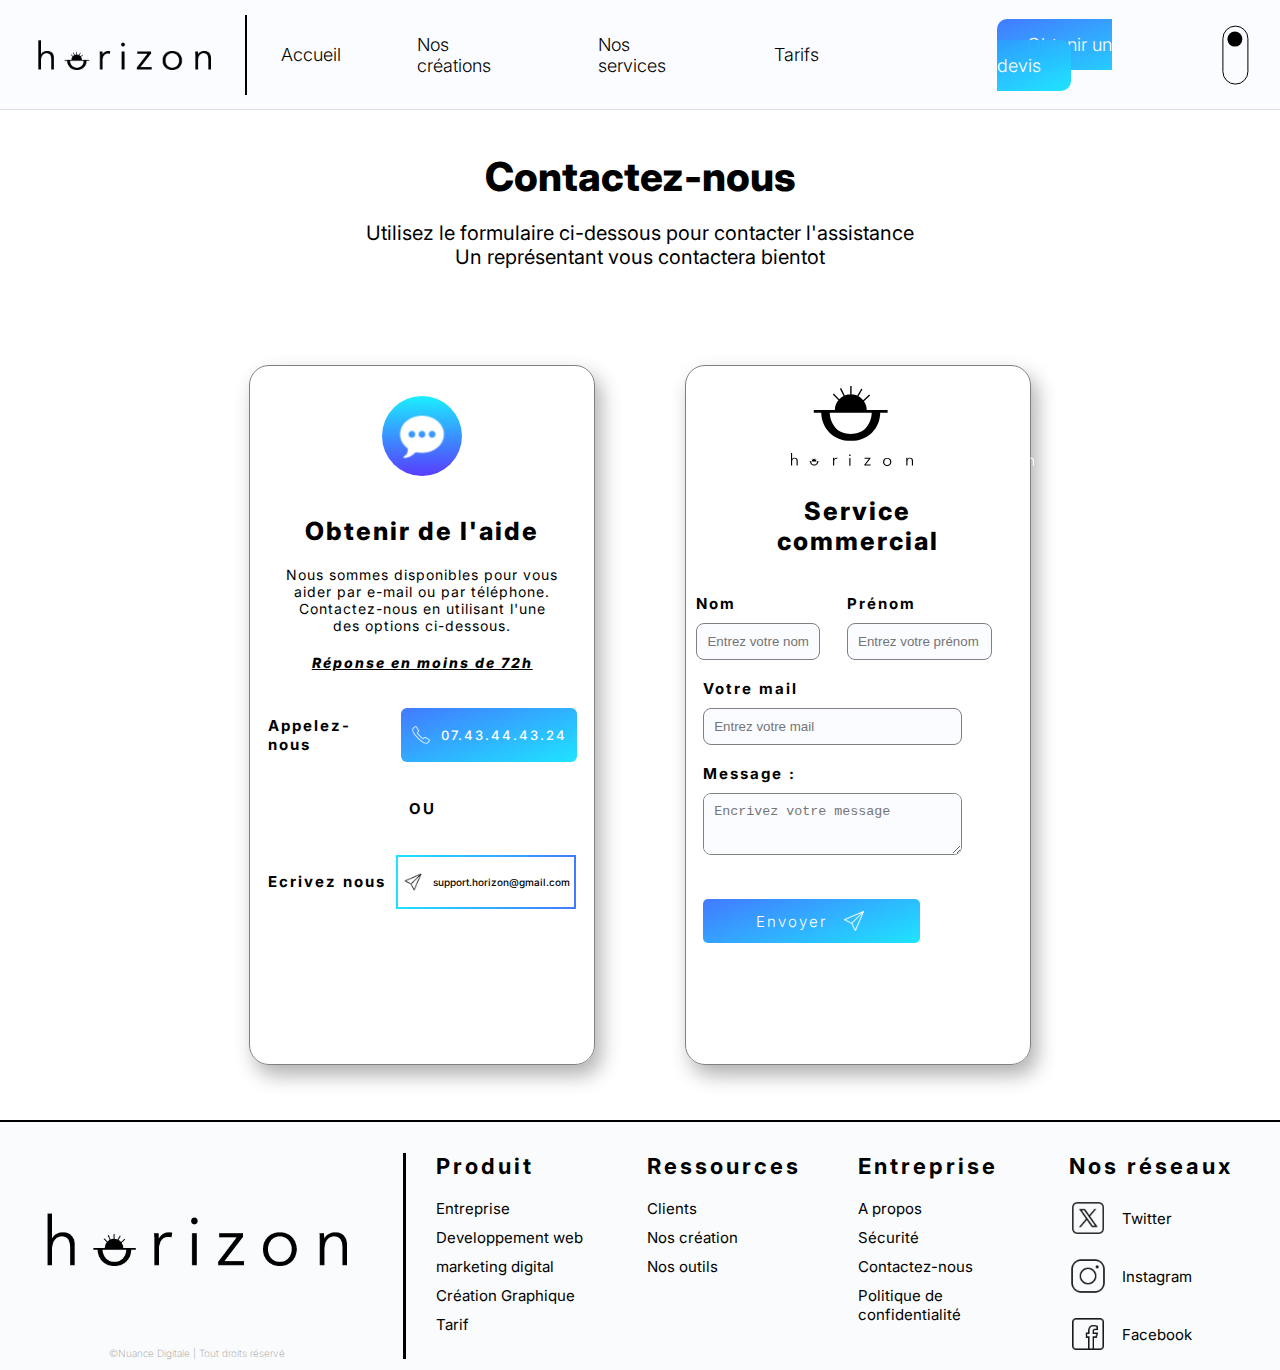
<file: contact.html>
<!DOCTYPE html>
<html lang="en">

<head>
    <meta charset="UTF-8">
    <meta name="viewport" content="width=device-width, initial-scale=1.0">
    <title>Horizon Agency - Accueil</title>
    <link rel="stylesheet" href="sass/contact.css">
    <link rel="stylesheet" href="contact-dark.css" disabled>
    <link rel="preconnect" href="https://fonts.googleapis.com">
    <link rel="preconnect" href="https://fonts.gstatic.com" crossorigin>
    <link
        href="https://fonts.googleapis.com/css2?family=Inter:wght@100;200;300;400;500;600;700;800;900&family=Oxygen:wght@300;400;700&display=swap"
        rel="stylesheet">

    <script src="js/javascript-contact.js"></script>


    <!-- Activer les CSS Media Queries -->
    <meta name="viewport" content="width=device-width, initial-scale=1.0, maximum-scale=1.0" />
</head>

<body>

    <section class="section1">
        <div class="menu-container">
            <nav class="nav-principale">
                <div class="navbar-toggle">
                    <span class="bar"></span>
                    <span class="bar"></span>
                    <span class="bar"></span>
                </div>
                <a href="index.html">
                    <img id="logo-séparation" src="asset/accueil/logo-header.webp" alt="Logo"></a>
                    <img id="logo-séparation2" src="asset/accueil/logo-dark.png" alt="Logo"></a>
                <div class="separateur"></div>
                <ul class="navbar-menu">
                    <li class="right1"><a href="index.html">Accueil</a></li>
                    <li class="right1"><a href="creation.html">Nos créations</a></li>
                    <li class="right1 dropdown"><a href="#">Nos services</a>
                    </li>
                    <li class="right1"><a href="tarif.html">Tarifs</a></li>
                    <li class="right"><a href="contact.html">Obtenir un devis</a></li>
                </ul>
                <input type="checkbox" id="contact-dark" /><label for="contact-dark">Toggle</label>
            </nav>
        </div>
    </section>

    <section class="section2">
        <h1>Contactez-nous</h1>
        <p>Utilisez le formulaire ci-dessous pour contacter l'assistance <br>Un représentant vous contactera bientot</p>
    </section>

    <section class="section3">
        <div class="global1">
            <div class="card1">
                <div class="image">
                    <img src="asset/contact/logo message.svg" alt="message">
                </div>
                <div class="titre1">
                    <h1>Obtenir de l'aide</h1>
                    <p>Nous sommes disponibles pour vous aider par e-mail ou par téléphone. Contactez-nous en utilisant
                        l'une des options ci-dessous.</p>
                    <em>
                        <h6>Réponse en moins de 72h</h6>
                    </em>
                </div>
                <div class="CTA1">
                    <div class="text">
                        <h2>Appelez-nous</h2>
                    </div>
                    <div class="button">
                        <img src="asset/contact/telephone.svg">
                        <p>07.43.44.43.24</p>
                    </div>
                </div>
                <p>OU</p>
                <div class="CTA2">
                    <div class="text2">
                        <h2>Ecrivez nous</h2>
                    </div>
                    <div class="button2">
                        <img src="asset/contact/send black.png">
                        <p>support.horizon@gmail.com</p>
                    </div>
                </div>
            </div>
            <div class="card2">
                <div class="image2">
                    <img id="logo-séparation-footer" src="asset/contact/logo.svg" alt="variante logo">
                    <img id="logo-séparation2-footer "src="asset/contact/logo-dark.svg" alt="variante logo">
                </div>
                <div class="titre2">
                    <h1>Service commercial</h1>
                </div>
                <div class="form">
                    <div class="name">
                        <div class="nom">
                            <h3>Nom</h3>
                            <input type="text" id="nom" name="nom" placeholder="Entrez votre nom" required>
                        </div>
                        <div class="prename">
                            <div class="prenom">
                                <h3>Prénom</h3>
                                <input type="text" id="prenom" name="prenom" placeholder="Entrez votre prénom" required>
                            </div>
                        </div>
                    </div>
                    <div class="mail-global">
                        <div class="mail">
                            <h3>Votre mail</h3>
                            <input type="mail" id="mail" name="mail" placeholder="Entrez votre mail" required>
                        </div>
                    </div>

                    <div class="message-global">
                        <div class="message">
                            <h3>Message : </h3>
                            <textarea type="text" id="message" name="message" placeholder="Encrivez votre message"
                                required></textarea>
                        </div>
                    </div>

                    <div class="last-button">
                        <div class="button">
                            <p>Envoyer</p>
                            <img src="asset/contact/send light.svg">
                        </div>
                    </div>

                </div>
            </div>
        </div>
    </section>

    <footer>
        <div class="footer">
            <div class="logo-footer">
                <img id="logo-séparation" src="asset/accueil/logo-header.webp">
                <img id="logo-séparation2" src="asset/accueil/logo-dark.png" alt="Logo"></a>
                <div class="copyright">
                    <p>©Nuance Digitale | Tout droits réservé</p>
                </div>
            </div>
            <div class="separateur2"></div>
            <div class="mapping">
                <div class="box">
                    <div class="titre-map">
                        <h3>Produit</h3>
                    </div>
                    <div class="sous-categorie">
                        <p>Entreprise</p>
                        <p>Developpement web</p>
                        <p>marketing digital</p>
                        <p>Création Graphique</p>
                        <p>Tarif</p>
                    </div>
                </div>
                <div class="box">
                    <div class="titre-map">
                        <h3>Ressources</h3>
                    </div>
                    <div class="sous-categorie">
                        <p>Clients</p>
                        <p>Nos création</p>
                        <p>Nos outils</p>
                    </div>
                </div>
                <div class="box">
                    <div class="titre-map">
                        <h3>Entreprise</h3>
                    </div>
                    <div class="sous-categorie">
                        <p>A propos</p>
                        <p>Sécurité</p>
                        <p>Contactez-nous</p>
                        <p>Politique de confidentialité</p>
                    </div>
                </div>
                <div class="box">
                    <div class="titre-map">
                        <h3>Nos réseaux</h3>
                    </div>
                    <div class="container">
                        <img src="asset/accueil/twitter.png">
                        <p>Twitter</p>
                    </div>
                    <div class="container">
                        <img src="asset/accueil/insta.png">
                        <p>Instagram</p>
                    </div>
                    <div class="container">
                        <img src="asset/accueil/facebook.png">
                        <p>Facebook</p>
                    </div>

                    <div class="container">
                        <div class="copyright2">
                            <p>©Nuance Digitale | Tout droits réservé</p>
                        </div>
                    </div>
                </div>
            </div>
        </div>
        </div>
    </footer>

</body>

</html>
</file>
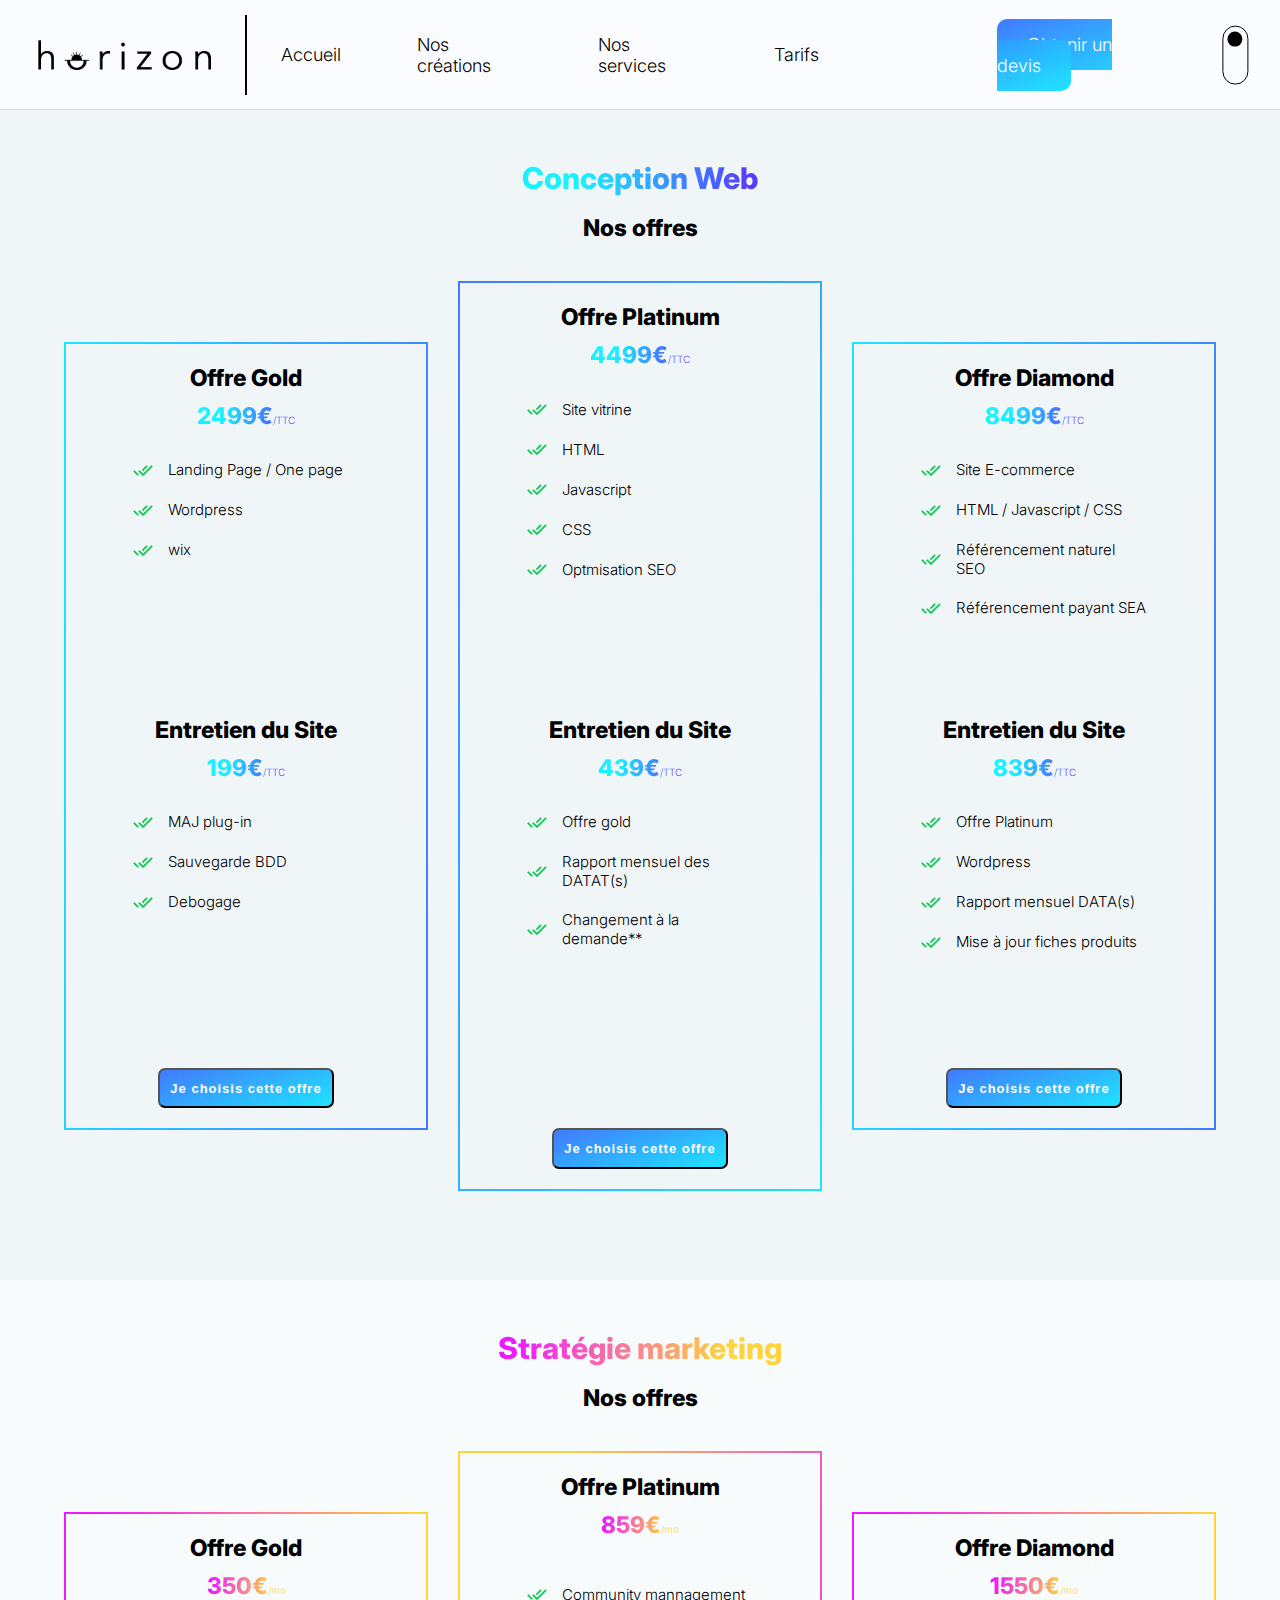
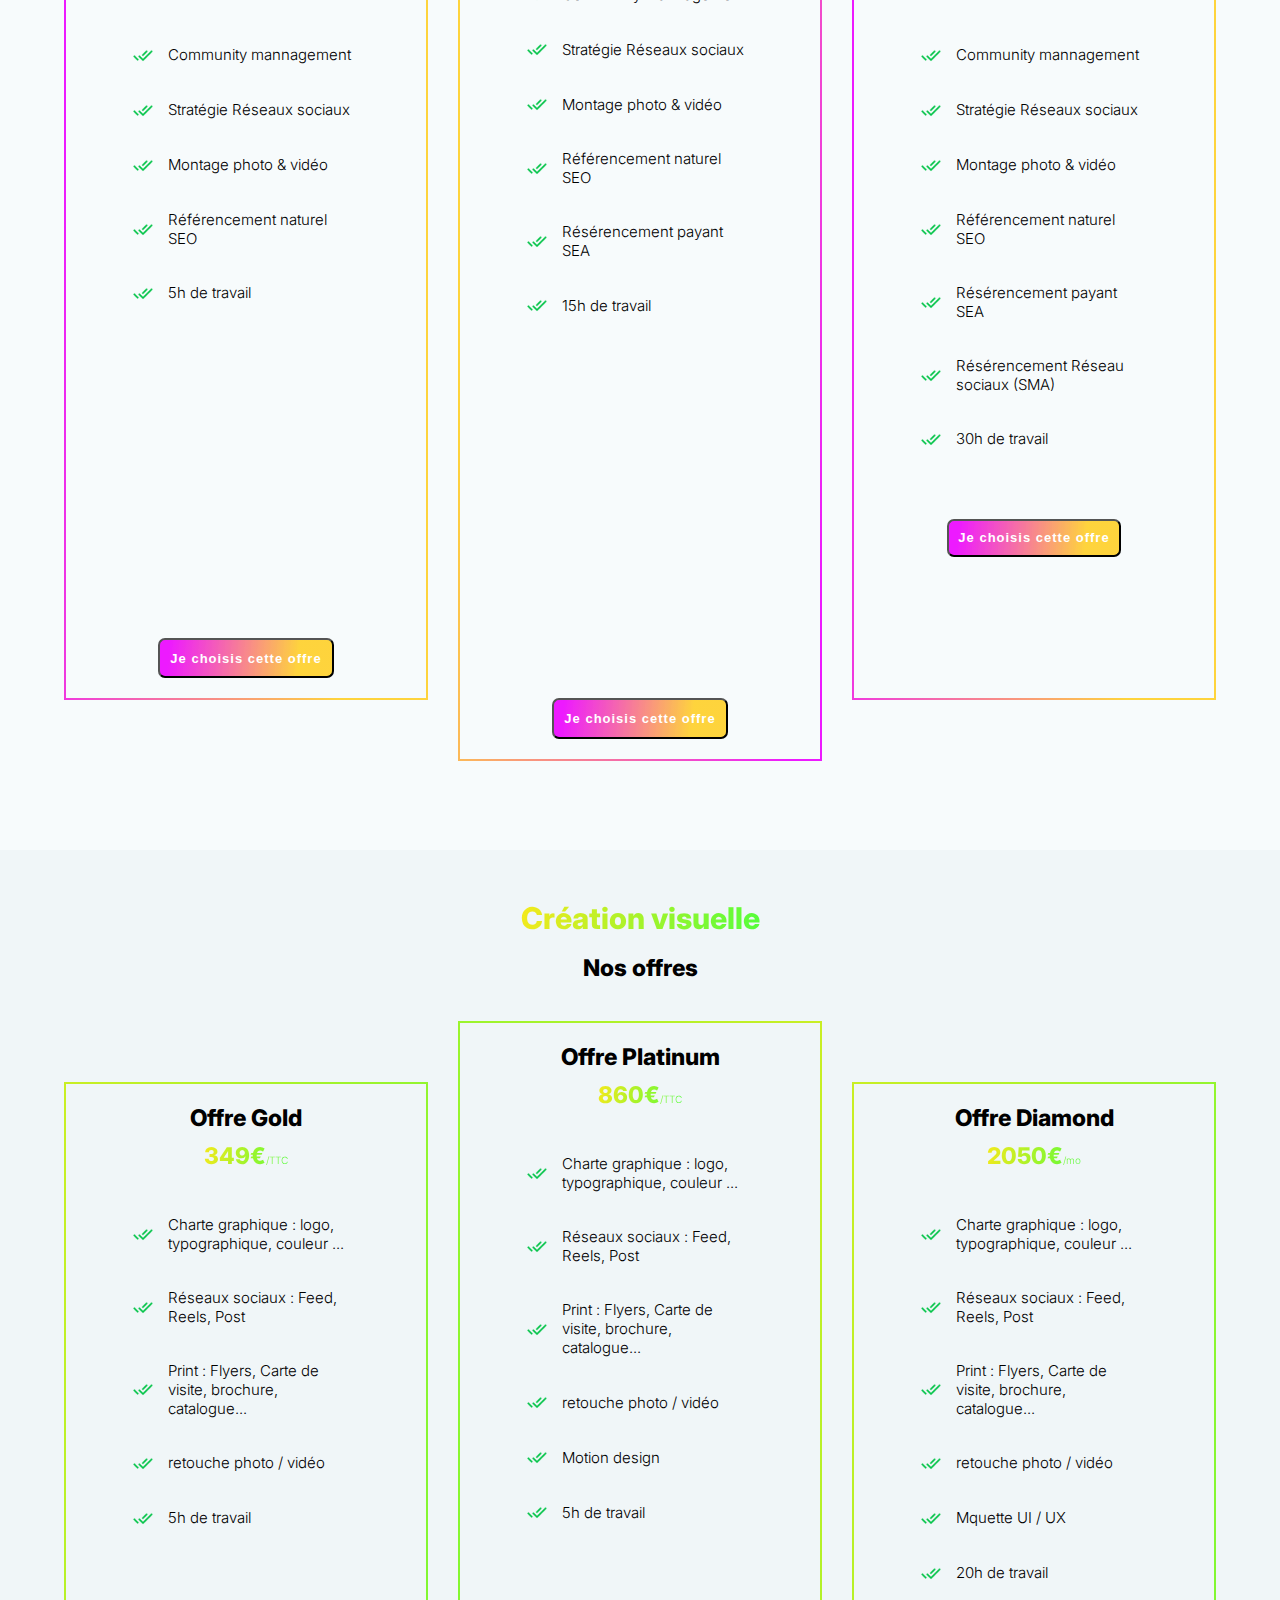
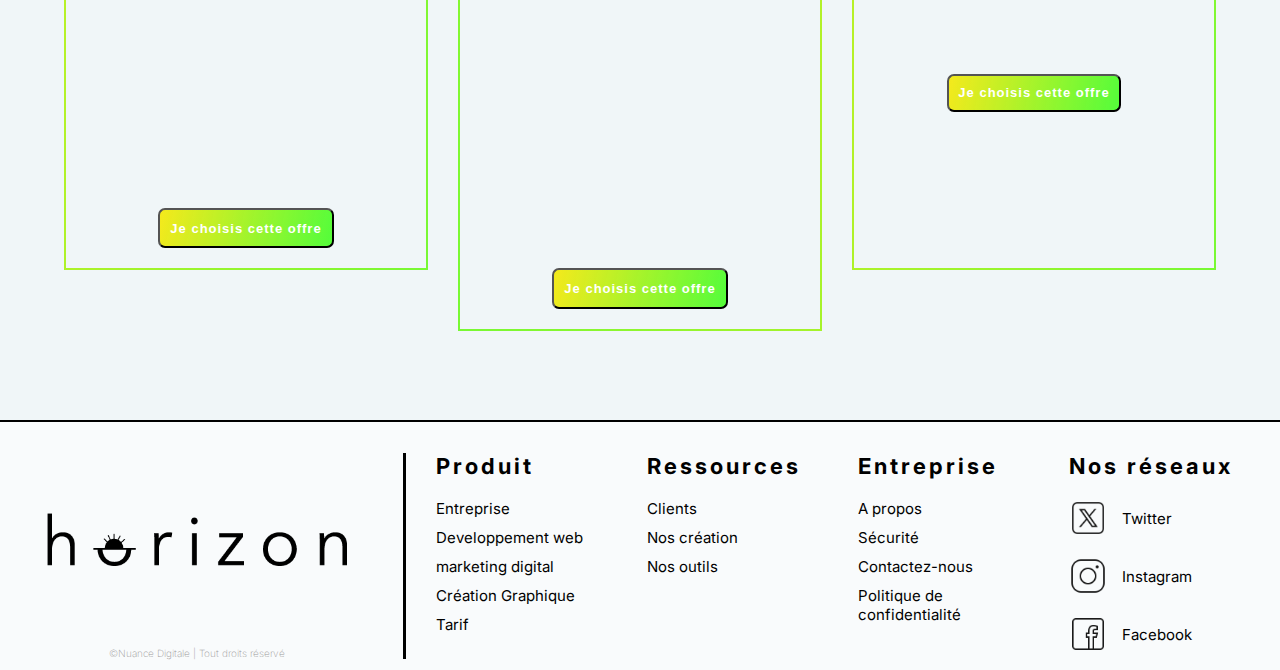
<file: tarif.html>
<!DOCTYPE html>
<html lang="en">

<head>
    <meta charset="UTF-8">
    <meta name="viewport" content="width=device-width, initial-scale=1.0">
    <title>Horizon Agency - Accueil</title>
    <link rel="stylesheet" href="sass/tarif.css">
    <link rel="stylesheet" href="tarif-dark.css" disabled>
    <link rel="preconnect" href="https://fonts.googleapis.com">
    <link rel="preconnect" href="https://fonts.gstatic.com" crossorigin>
    <link
        href="https://fonts.googleapis.com/css2?family=Inter:wght@100;200;300;400;500;600;700;800;900&family=Oxygen:wght@300;400;700&display=swap"
        rel="stylesheet">

    <script src="js/tarif.js"></script>


    <!-- Activer les CSS Media Queries -->
    <meta name="viewport" content="width=device-width, initial-scale=1.0, maximum-scale=1.0" />
</head>

<body>

    <section class="section1">
        <div class="menu-container">
            <nav class="nav-principale">
                <div class="navbar-toggle">
                    <span class="bar"></span>
                    <span class="bar"></span>
                    <span class="bar"></span>
                </div>
                <a href="index.html">
                    <img id="logo-séparation" src="asset/accueil/logo-header.webp" alt="Logo"></a>
                <img id="logo-séparation2" src="asset/accueil/logo-dark.png" alt="Logo"></a>
                <div class="separateur"></div>
                <ul class="navbar-menu">
                    <li class="right1"><a href="index.html">Accueil</a></li>
                    <li class="right1"><a href="creation.html">Nos créations</a></li>
                    <li class="right1 dropdown"><a href="#">Nos services</a>
                    </li>
                    <li class="right1"><a href="tarif.html">Tarifs</a></li>
                    <li class="right"><a href="contact.html">Obtenir un devis</a></li>
                </ul>
                <input type="checkbox" id="tarif-dark" /><label for="tarif-dark">Toggle</label>
            </nav>
        </div>
    </section>

    <section class="section2">
        <h1>Conception Web</h1>
        <br>
        <h2>Nos offres</h2>

        <div class="global1">
            <div class="card1">
                <div class="part1">
                    <h2>Offre Gold</h2>
                    <h3>2499€<span>/TTC</span></h3>
                    <div class="parent">
                        <div class="competence">
                            <img src="asset/tarif/check.svg">
                            <p>Landing Page / One page</p>
                        </div>

                        <div class="competence">
                            <img src="asset/tarif/check.svg">
                            <p>Wordpress</p>
                        </div>

                        <div class="competence">
                            <img src="asset/tarif/check.svg">
                            <p>wix</p>
                        </div>
                    </div>
                </div>

                <div class="part2">
                    <h2>Entretien du Site</h2>
                    <h3>199€<span>/TTC</span></h3>

                    <div class="parent">
                        <div class="competence">
                            <img src="asset/tarif/check.svg">
                            <p>MAJ plug-in</p>
                        </div>

                        <div class="competence">
                            <img src="asset/tarif/check.svg">
                            <p>Sauvegarde BDD</p>
                        </div>

                        <div class="competence">
                            <img src="asset/tarif/check.svg">
                            <p>Debogage</p>
                        </div>
                    </div>
                </div>
                <button>Je choisis cette offre</button>
            </div>




            <div class="card2">
                <div class="part1">
                    <h2>Offre Platinum</h2>
                    <h3>4499€<span>/TTC</span></h3>
                    <div class="parent">
                        <div class="competence">
                            <img src="asset/tarif/check.svg">
                            <p>Site vitrine</p>
                        </div>


                        <div class="competence">
                            <img src="asset/tarif/check.svg">
                            <p>HTML</p>
                        </div>

                        <div class="competence">
                            <img src="asset/tarif/check.svg">
                            <p>Javascript</p>
                        </div>

                        <div class="competence">
                            <img src="asset/tarif/check.svg">
                            <p>CSS</p>
                        </div>
                        <div class="competence">
                            <img src="asset/tarif/check.svg">
                            <p>Optmisation SEO</p>
                        </div>
                    </div>
                </div>

                <div class="part2">
                    <h2>Entretien du Site</h2>
                    <h3>439€<span>/TTC</span></h3>

                    <div class="parent">
                        <div class="competence">
                            <img src="asset/tarif/check.svg">
                            <p>Offre gold</p>
                        </div>

                        <div class="competence">
                            <img src="asset/tarif/check.svg">
                            <p>Rapport mensuel des DATAT(s)</p>
                        </div>

                        <div class="competence">
                            <img src="asset/tarif/check.svg">
                            <p>Changement à la demande**</p>
                        </div>
                    </div>
                </div>
                <button>Je choisis cette offre</button>
            </div>








            <div class="card3">
                <div class="part1">
                    <h2>Offre Diamond</h2>
                    <h3>8499€<span>/TTC</span></h3>
                    <div class="parent">
                        <div class="competence">
                            <img src="asset/tarif/check.svg">
                            <p>Site E-commerce</p>
                        </div>

                        <div class="competence">
                            <img src="asset/tarif/check.svg">
                            <p>HTML / Javascript / CSS</p>
                        </div>

                        <div class="competence">
                            <img src="asset/tarif/check.svg">
                            <p>Référencement naturel SEO</p>
                        </div>

                        <div class="competence">
                            <img src="asset/tarif/check.svg">
                            <p>Référencement payant SEA</p>
                        </div>
                    </div>
                </div>

                <div class="part2">
                    <h2>Entretien du Site</h2>
                    <h3>839€<span>/TTC</span></h3>

                    <div class="parent">
                        <div class="competence">
                            <img src="asset/tarif/check.svg">
                            <p>Offre Platinum</p>
                        </div>

                        <div class="competence">
                            <img src="asset/tarif/check.svg">
                            <p>Wordpress</p>
                        </div>


                        <div class="competence">
                            <img src="asset/tarif/check.svg">
                            <p>Rapport mensuel DATA(s)</p>
                        </div>

                        <div class="competence">
                            <img src="asset/tarif/check.svg">
                            <p>Mise à jour fiches produits</p>
                        </div>
                    </div>
                </div>
                <button>Je choisis cette offre</button>
            </div>
        </div>
    </section>


    <section class="section3">
        <h1>Stratégie marketing</h1>
        <br>
        <h2>Nos offres</h2>

        <div class="global1">
            <div class="card1">
                <div class="part1">
                    <h2>Offre Gold</h2>
                    <h3>350€<span>/mo</span></h3>
                    <div class="parent">
                        <div class="competence">
                            <img src="asset/tarif/check.svg">
                            <p>Community mannagement</p>
                        </div>

                        <div class="competence">
                            <img src="asset/tarif/check.svg">
                            <p>Stratégie Réseaux sociaux</p>
                        </div>

                        <div class="competence">
                            <img src="asset/tarif/check.svg">
                            <p>Montage photo & vidéo</p>
                        </div>

                        <div class="competence">
                            <img src="asset/tarif/check.svg">
                            <p>Référencement naturel SEO</p>
                        </div>

                        <div class="competence">
                            <img src="asset/tarif/check.svg">
                            <p>5h de travail</p>
                        </div>
                    </div>
                </div>
                <button>Je choisis cette offre</button>
            </div>




            <div class="card2">
                <div class="part1">
                    <h2>Offre Platinum</h2>
                    <h3>859€<span>/mo</span></h3>
                    <div class="parent">
                        <div class="competence">
                            <img src="asset/tarif/check.svg">
                            <p>Community mannagement</p>
                        </div>

                        <div class="competence">
                            <img src="asset/tarif/check.svg">
                            <p>Stratégie Réseaux sociaux</p>
                        </div>

                        <div class="competence">
                            <img src="asset/tarif/check.svg">
                            <p>Montage photo & vidéo</p>
                        </div>

                        <div class="competence">
                            <img src="asset/tarif/check.svg">
                            <p>Référencement naturel SEO</p>
                        </div>

                        <div class="competence">
                            <img src="asset/tarif/check.svg">
                            <p>Résérencement payant SEA</p>
                        </div>

                        <div class="competence">
                            <img src="asset/tarif/check.svg">
                            <p>15h de travail</p>
                        </div>
                    </div>
                </div>
                <button>Je choisis cette offre</button>
            </div>
        

            <div class="card3">
                <div class="part1">
                    <h2>Offre Diamond</h2>
                    <h3>1550€<span>/mo</span></h3>
                    <div class="parent">
                        <div class="competence">
                            <img src="asset/tarif/check.svg">
                            <p>Community mannagement</p>
                        </div>

                        <div class="competence">
                            <img src="asset/tarif/check.svg">
                            <p>Stratégie Réseaux sociaux</p>
                        </div>

                        <div class="competence">
                            <img src="asset/tarif/check.svg">
                            <p>Montage photo & vidéo</p>
                        </div>

                        <div class="competence">
                            <img src="asset/tarif/check.svg">
                            <p>Référencement naturel SEO</p>
                        </div>

                        <div class="competence">
                            <img src="asset/tarif/check.svg">
                            <p>Résérencement payant SEA</p>
                        </div>
                        <div class="competence">
                            <img src="asset/tarif/check.svg">
                            <p>Résérencement Réseau sociaux (SMA)</p>
                        </div>
                        <div class="competence">
                            <img src="asset/tarif/check.svg">
                            <p>30h de travail</p>
                        </div>
                    </div>
                <button>Je choisis cette offre</button>
            </div>
        </div>
    </section>




    <section class="section4">
        <h1>Création visuelle</h1>
        <br>
        <h2>Nos offres</h2>

        <div class="global1">
            <div class="card1">
                <div class="part1">
                    <h2>Offre Gold</h2>
                    <h3>349€<span>/TTC</span></h3>
                    <div class="parent">
                        <div class="competence">
                            <img src="asset/tarif/check.svg">
                            <p>Charte graphique : logo, typographique, couleur ...</p>
                        </div>

                        <div class="competence">
                            <img src="asset/tarif/check.svg">
                            <p>Réseaux sociaux : Feed, Reels, Post</p>
                        </div>

                        <div class="competence">
                            <img src="asset/tarif/check.svg">
                            <p>Print : Flyers, Carte de visite, 
                                brochure, catalogue...</p>
                        </div>
                        <div class="competence">
                            <img src="asset/tarif/check.svg">
                            <p>retouche photo / vidéo</p>
                        </div>
                        <div class="competence">
                            <img src="asset/tarif/check.svg">
                            <p>5h de travail</p>
                        </div>
                    </div>
                </div>
                <button>Je choisis cette offre</button>
            </div>




            <div class="card2">
                <div class="part1">
                    <h2>Offre Platinum</h2>
                    <h3>860€<span>/TTC</span></h3>
                    <div class="parent">
                        <div class="competence">
                            <img src="asset/tarif/check.svg">
                            <p>Charte graphique : logo, typographique, couleur ...</p>
                        </div>

                        <div class="competence">
                            <img src="asset/tarif/check.svg">
                            <p>Réseaux sociaux : Feed, Reels, Post</p>
                        </div>

                        <div class="competence">
                            <img src="asset/tarif/check.svg">
                            <p>Print : Flyers, Carte de visite, 
                                brochure, catalogue...</p>
                        </div>
                        <div class="competence">
                            <img src="asset/tarif/check.svg">
                            <p>retouche photo / vidéo</p>
                        </div>
                        <div class="competence">
                            <img src="asset/tarif/check.svg">
                            <p>Motion design</p>
                        </div>
                        <div class="competence">
                            <img src="asset/tarif/check.svg">
                            <p>5h de travail</p>
                        </div>
                    </div>
                </div>
                <button>Je choisis cette offre</button>
            </div>








            <div class="card3">
                <div class="part1">
                    <h2>Offre Diamond</h2>
                    <h3>2050€<span>/mo</span></h3>
                    <div class="parent">
                        <div class="competence">
                            <img src="asset/tarif/check.svg">
                            <p>Charte graphique : logo, typographique, couleur ...</p>
                        </div>

                        <div class="competence">
                            <img src="asset/tarif/check.svg">
                            <p>Réseaux sociaux : Feed, Reels, Post</p>
                        </div>

                        <div class="competence">
                            <img src="asset/tarif/check.svg">
                            <p>Print : Flyers, Carte de visite, 
                                brochure, catalogue...</p>
                        </div>
                        <div class="competence">
                            <img src="asset/tarif/check.svg">
                            <p>retouche photo / vidéo</p>
                        </div>
                        <div class="competence">
                            <img src="asset/tarif/check.svg">
                            <p>Mquette UI / UX</p>
                        </div>
                        <div class="competence">
                            <img src="asset/tarif/check.svg">
                            <p>20h de travail</p>
                        </div>
                    </div>
                <button>Je choisis cette offre</button>
            </div>
        </div>
    </section>


    <footer>
        <div class="footer">
            <div class="logo-footer">
                <img id="logo-séparation" src="asset/accueil/logo-header.webp">
                <img id="logo-séparation2" src="asset/accueil/logo-dark.png" alt="Logo"></a>
                <div class="copyright">
                    <p>©Nuance Digitale | Tout droits réservé</p>
                </div>
            </div>
            <div class="separateur2"></div>
            <div class="mapping">
                <div class="box">
                    <div class="titre-map">
                        <h3>Produit</h3>
                    </div>
                    <div class="sous-categorie">
                        <p>Entreprise</p>
                        <p>Developpement web</p>
                        <p>marketing digital</p>
                        <p>Création Graphique</p>
                        <p>Tarif</p>
                    </div>
                </div>
                <div class="box">
                    <div class="titre-map">
                        <h3>Ressources</h3>
                    </div>
                    <div class="sous-categorie">
                        <p>Clients</p>
                        <p>Nos création</p>
                        <p>Nos outils</p>
                    </div>
                </div>
                <div class="box">
                    <div class="titre-map">
                        <h3>Entreprise</h3>
                    </div>
                    <div class="sous-categorie">
                        <p>A propos</p>
                        <p>Sécurité</p>
                        <p>Contactez-nous</p>
                        <p>Politique de confidentialité</p>
                    </div>
                </div>
                <div class="box">
                    <div class="titre-map">
                        <h3>Nos réseaux</h3>
                    </div>
                    <div class="container">
                        <img src="asset/accueil/twitter.png">
                        <p>Twitter</p>
                    </div>
                    <div class="container">
                        <img src="asset/accueil/insta.png">
                        <p>Instagram</p>
                    </div>
                    <div class="container">
                        <img src="asset/accueil/facebook.png">
                        <p>Facebook</p>
                    </div>

                    <div class="container">
                        <div class="copyright2">
                            <p>©Nuance Digitale | Tout droits réservé</p>
                        </div>
                    </div>
                </div>
            </div>
        </div>
        </div>
    </footer>

</body>

</html>
</file>
<file: sass/contact.css>
@charset "UTF-8";
*,
::before,
::after {
  box-sizing: border-box;
  margin: 0;
  padding: 0;
  scroll-behavior: smooth;
}
@media only screen and (max-width: 768px) {
  *,
  ::before,
  ::after {
    box-sizing: border-box;
    margin: 0;
    padding: 0;
    scroll-behavior: smooth;
  }
}

#logo-séparation-footer {
  display: flex;
  margin-left: 110px;
}

#logo-séparation2-footer {
  display: none;
}

/* MES MIXINS */
/* FIN MES MIXINS */
#logo-séparation {
  display: flex;
}

#logo-séparation2 {
  display: none;
}

.espace {
  margin-top: 500px;
}

body {
  margin: 0;
  padding: 0;
  overflow-x: hidden;
  width: 100%;
}
@media only screen and (max-width: 768px) {
  body {
    margin: 0;
    padding: 0;
    overflow-x: hidden;
    width: 100%;
  }
}

.menu-container {
  display: flex;
  justify-content: center;
  width: 100%;
  z-index: 3;
  top: 2%;
}
@media only screen and (max-width: 768px) {
  .menu-container {
    width: 100%;
  }
}

.nav-principale {
  display: flex;
  width: 100%;
  height: 110px;
  justify-content: space-between;
  align-items: center;
  padding: 1.2%;
  background-color: #FBFCFF;
  z-index: 2;
  border-bottom: 1px solid #d9dfed;
  transition: background-color 1s ease-in-out;
}
@media only screen and (max-width: 768px) {
  .nav-principale {
    padding: 0.5em 2em;
    flex-direction: row;
    height: 70px;
    gap: 10px;
  }
}

.navbar-toggle {
  display: none;
  cursor: pointer;
}
.navbar-toggle .bar {
  width: 25px;
  height: 3px;
  background-color: black;
  margin-bottom: 5px;
}

.nav-principale img {
  padding-left: 11%;
  height: 30px;
  cursor: pointer;
  margin-right: 37px;
}
@media only screen and (max-width: 768px) {
  .nav-principale img {
    width: 100px;
    height: 16px;
    margin-left: 60px;
  }
}

.separateur {
  border-right: 2px solid black;
  height: 80px;
  margin-left: 20px;
}
@media only screen and (max-width: 768px) {
  .separateur {
    display: none;
  }
}

.nav-principale ul {
  display: flex;
  align-items: center;
  list-style: none;
  margin-left: auto;
}
@media only screen and (max-width: 768px) {
  .nav-principale ul {
    display: none;
    margin-left: 0px;
  }
}

.nav-principale li.right1 {
  margin-left: 1.5rem;
  margin-right: 2em;
  padding: 10px;
  transition: 0.4s ease;
}
.nav-principale li.right1:hover {
  background-color: #EEEEEE;
  border-radius: 5px;
  padding: 10px;
}

.nav-principale a {
  text-decoration: none;
  color: black;
  font-family: "Inter";
  font-size: 18px;
  font-weight: 300;
}
@media only screen and (max-width: 768px) {
  .nav-principale a {
    font-size: 14px;
  }
}

/* bouton header */
.right {
  margin-left: 8.5rem;
  transition: transform 0.4s ease-out;
}
.right a {
  background: linear-gradient(340deg, #1AF1FF -12%, rgba(73, 44, 255, 0.92) 157.33%);
  padding: 15px 30px;
  color: white !important;
  border-radius: 10px;
  font-size: 18px;
  cursor: pointer;
}
.right:hover {
  transform: scale(0.9);
  transition: 0.4s ease;
}

/* FIN bouton header */
@media only screen and (max-width: 768px) {
  .navbar-toggle {
    display: flex;
    flex-direction: column;
  }
  .navbar-menu.show {
    display: flex;
    flex-direction: column;
    width: 800px;
    height: 300px;
    margin-top: 370px;
    gap: 20px;
    justify-content: center;
    align-items: center;
    background-color: rgba(217, 223, 237, 0.4392156863);
    border-bottom-left-radius: 20px;
    border-bottom-right-radius: 20px;
    margin-left: 7px;
  }
  .right {
    display: flex;
    margin: 0rem 0.5rem;
  }
}
/* bouton DARKMODE */
input[type=checkbox] {
  height: 0;
  width: 0;
  visibility: hidden;
  /* permet de cacher le carré dégeulasse */
}

label {
  cursor: pointer;
  text-indent: -9999px;
  /* cache le texte du label */
  width: 60px;
  height: 26px;
  background: none;
  border: 1px solid black;
  display: block;
  border-radius: 100px;
  position: relative;
  rotate: 90deg;
  margin-left: 1.5rem;
}
@media only screen and (max-width: 768px) {
  label {
    rotate: none;
  }
}
label:after {
  content: "";
  position: absolute;
  top: 5px;
  left: 5px;
  width: 15px;
  height: 15px;
  background: black;
  border-radius: 90px;
  transition: 0.4s;
}

input:checked + label {
  background: #fff;
}

input:checked + label:after {
  left: calc(100% - 5px);
  transform: translateX(-100%);
}

label:active:after {
  width: 50px;
  /* permet de faire l'effet sur la boule de couleur quand tu clique dessus et qu'elle se déforme */
}

/* FIN bouton DARKMODE */
.section2 {
  width: 100%;
  height: 200px;
  display: flex;
  flex-direction: column;
  justify-content: center;
  align-items: center;
  gap: 20px;
  text-align: center;
  transition: 0.5s ease-in;
}
.section2 h1 {
  font-family: "inter";
  font-size: 40px;
  font-weight: 800;
  color: #000;
}
.section2 p {
  font-family: "inter";
  font-size: 20px;
  font-weight: 400;
  color: #000;
}

.section3 {
  width: 100%;
  height: 90vh;
  display: flex;
  flex-direction: column;
  justify-content: center;
  align-items: center;
  transition: 0.5s ease-in;
}
@media only screen and (max-width: 768px) {
  .section3 {
    height: 1400px;
  }
}
.section3 .global1 {
  width: 90%;
  height: 96%;
  display: flex;
  flex-direction: row;
  gap: 90px;
  justify-content: center;
  align-items: center;
}
@media only screen and (max-width: 768px) {
  .section3 .global1 {
    flex-direction: column;
    height: 1300px;
  }
}
.section3 .global1 .card1,
.section3 .global1 .card2 {
  border: 1px solid grey;
  width: 30%;
  height: 90%;
  box-shadow: 6px 10px 20px rgba(0, 0, 0, 0.3137254902);
  border-radius: 20px;
  display: flex;
  flex-direction: column;
  gap: 30px;
  align-items: center;
  transition: 0.5s ease-in-out;
  padding-top: 20px;
}
@media only screen and (max-width: 768px) {
  .section3 .global1 .card1,
  .section3 .global1 .card2 {
    width: 90%;
    height: 650px;
  }
}
.section3 .global1 .card1:hover,
.section3 .global1 .card2:hover {
  transform: scale(1.15);
}
.section3 .global1 .image {
  display: flex;
  justify-content: center;
  align-items: center;
  height: 100px;
}
.section3 .global1 .image img {
  height: 80px;
}
.section3 .global1 .titre1 {
  width: 80%;
  text-align: center;
  display: flex;
  flex-direction: column;
  gap: 20px;
}
.section3 .global1 .titre1 h1 {
  font-family: "inter";
  font-size: 25px;
  font-weight: 800;
  color: #000;
  letter-spacing: 2px;
}
.section3 .global1 .titre1 p {
  font-family: "inter";
  font-size: 14px;
  font-weight: 400;
  color: #000;
  letter-spacing: 1px;
}
.section3 .global1 .titre1 h6 {
  font-family: "inter";
  font-size: 14px;
  font-weight: 800;
  color: #000;
  letter-spacing: 2px;
  -webkit-text-emphasis: italic;
          text-emphasis: italic;
  text-decoration: underline;
}
.section3 .global1 .CTA1 {
  width: 90%;
  height: 10%;
  display: flex;
  flex-direction: row;
  gap: 10px;
  justify-content: center;
  align-items: center;
}
.section3 .global1 .CTA1 .text {
  display: flex;
  justify-content: center;
  align-items: center;
}
.section3 .global1 .CTA1 .text h2 {
  font-family: "inter";
  font-size: 15px;
  font-weight: 700;
  letter-spacing: 2px;
}
.section3 .global1 .CTA1 .button {
  width: 180px;
  height: 80%;
  display: flex;
  flex-direction: row;
  background: linear-gradient(340deg, #1AF1FF -12%, rgba(73, 44, 255, 0.92) 157.33%);
  justify-content: center;
  align-items: center;
  gap: 10px;
  border-radius: 6px;
  transition: 0.5s ease-out;
}
.section3 .global1 .CTA1 .button:hover {
  transform: scale(0.9);
  cursor: pointer;
}
.section3 .global1 .CTA1 .button img {
  width: 20px;
}
.section3 .global1 .CTA1 .button p {
  font-family: "inter";
  font-size: 13px;
  font-weight: 500;
  letter-spacing: 2px;
  color: #FFF;
}
.section3 .global1 p {
  font-family: "inter";
  font-size: 15px;
  font-weight: 700;
  letter-spacing: 2px;
}
.section3 .global1 .CTA2 {
  width: 90%;
  height: 10%;
  display: flex;
  flex-direction: row;
  gap: 10px;
  justify-content: center;
  align-items: center;
}
.section3 .global1 .CTA2 .text2 {
  display: flex;
  justify-content: center;
  align-items: center;
}
.section3 .global1 .CTA2 .text2 h2 {
  font-family: "inter";
  font-size: 15px;
  font-weight: 700;
  letter-spacing: 2px;
}
.section3 .global1 .CTA2 .button2 {
  width: 180px;
  height: 80%;
  display: flex;
  flex-direction: row;
  justify-content: center;
  align-items: center;
  gap: 10px;
  border-radius: 6px;
  border: 2px solid transparent;
  /* Couleur de la bordure initiale (transparente) */
  -o-border-image: linear-gradient(95deg, #1AF1FF -12%, rgba(73, 44, 255, 0.92) 157.33%);
     border-image: linear-gradient(95deg, #1AF1FF -12%, rgba(73, 44, 255, 0.92) 157.33%);
  border-image-slice: 1;
  /* Pour rendre le dégradé visible sur toute la bordure */
  transition: 0.5s ease-out;
}
.section3 .global1 .CTA2 .button2:hover {
  transform: scale(0.9);
  cursor: pointer;
}
.section3 .global1 .CTA2 .button2 img {
  width: 20px;
}
.section3 .global1 .CTA2 .button2 p {
  font-family: "inter";
  font-size: 10px;
  font-weight: 500;
  letter-spacing: 0px;
  color: #000;
}
.section3 .card2 .image2 {
  display: flex;
  justify-content: center;
  align-items: center;
  height: 100px;
}
.section3 .card2 .image2 img {
  height: 80px;
}
.section3 .card2 .titre2 {
  width: 80%;
  text-align: center;
  display: flex;
  flex-direction: column;
  gap: 20px;
}
.section3 .card2 .titre2 h1 {
  font-family: "inter";
  font-size: 25px;
  font-weight: 800;
  color: #000;
  letter-spacing: 2px;
}
.section3 .card2 .name {
  height: 80px;
  display: flex;
  flex-direction: row;
  justify-content: center;
  align-items: center;
}
.section3 .card2 .name .nom {
  width: 40%;
  height: 65px;
  display: flex;
  flex-direction: column;
  gap: 10px;
}
.section3 .card2 .name .nom h3 {
  font-family: "inter";
  font-size: 15px;
  font-weight: 700;
  color: #000;
  letter-spacing: 2px;
}
.section3 .card2 .name .nom #nom {
  border: 1px solid grey;
  padding: 10px;
  border-radius: 8px;
  background-color: #FBFCFF;
}
.section3 .card2 .name .prename {
  width: 90%;
  height: 80px;
  display: flex;
  flex-direction: row;
  gap: 30px;
  justify-content: center;
  align-items: center;
}
.section3 .card2 .name .prename .prenom {
  width: 73%;
  height: 65px;
  display: flex;
  flex-direction: column;
  gap: 10px;
}
.section3 .card2 .name .prename .prenom h3 {
  font-family: "inter";
  font-size: 15px;
  font-weight: 700;
  color: #000;
  letter-spacing: 2px;
}
.section3 .card2 .name .prename .prenom #prenom {
  border: 1px solid grey;
  padding: 10px;
  border-radius: 8px;
  background-color: #FBFCFF;
}
.section3 .card2 .mail-global {
  width: 90%;
  height: 80px;
  display: flex;
  flex-direction: row;
  gap: 30px;
  align-items: center;
}
.section3 .card2 .mail-global .mail {
  width: 93%;
  height: 65px;
  display: flex;
  flex-direction: column;
  gap: 10px;
}
.section3 .card2 .mail-global .mail h3 {
  font-family: "inter";
  font-size: 15px;
  font-weight: 700;
  color: #000;
  letter-spacing: 2px;
}
.section3 .card2 .mail-global .mail #mail {
  border: 1px solid grey;
  padding: 10px;
  border-radius: 8px;
  background-color: #FBFCFF;
}
.section3 .card2 .message-global {
  width: 90%;
  height: 80px;
  display: flex;
  flex-direction: row;
  gap: 30px;
  align-items: center;
}
.section3 .card2 .message-global .message {
  width: 93%;
  height: 65px;
  display: flex;
  flex-direction: column;
  gap: 10px;
}
.section3 .card2 .message-global .message h3 {
  font-family: "inter";
  font-size: 15px;
  font-weight: 700;
  color: #000;
  letter-spacing: 2px;
}
.section3 .card2 .message-global .message #message {
  border: 1px solid grey;
  padding: 10px 10px 50px 10px;
  border-radius: 8px;
  background-color: #FBFCFF;
}
.section3 .form {
  width: 90%;
  height: 90%;
  display: flex;
  flex-direction: column;
  gap: 5px;
}
.section3 .form .last-button {
  width: 100%;
  display: flex;
  flex-direction: column;
  justify-content: center;
  margin-top: 14%;
}
.section3 .form .last-button .button {
  width: 70%;
  background: linear-gradient(340deg, #1AF1FF -12%, rgba(73, 44, 255, 0.92) 157.33%);
  display: flex;
  flex-direction: row;
  gap: 15px;
  padding: 10px 20px 10px 20px;
  justify-content: center;
  align-items: center;
  border-radius: 5px;
  transition: 0.5s ease-out;
  margin-top: 15px;
}
.section3 .form .last-button .button:hover {
  transform: scale(0.9);
  cursor: pointer;
}
.section3 .form .last-button .button p {
  color: #FFF;
  font-weight: 300;
}

.footer {
  width: 100%;
  height: 250px;
  display: flex;
  flex-direction: row;
  gap: 30px;
  padding: 0px 20px;
  justify-content: center;
  align-items: center;
  background-color: rgba(221, 234, 240, 0.1882352941);
  border-top: 2px solid black;
  padding-top: 20px;
}
@media only screen and (max-width: 768px) {
  .footer {
    flex-direction: column;
    height: auto;
  }
}
.footer .logo-footer {
  width: 30%;
  height: 90%;
  display: flex;
  justify-content: center;
  align-items: center;
  flex-direction: column;
}
.footer .logo-footer img {
  width: 300px;
  margin-top: 60px;
}
@media only screen and (max-width: 768px) {
  .footer .logo-footer img {
    margin-top: 0px;
  }
}
.footer .logo-footer .copyright {
  margin-top: auto;
}
@media only screen and (max-width: 768px) {
  .footer .logo-footer .copyright {
    display: none;
  }
}
.footer .logo-footer .copyright p {
  font-family: "inter";
  font-weight: 200;
  font-size: 10px;
  color: #999999;
}
.footer .separateur2 {
  width: 0%;
  height: 90%;
  border-left: 3px solid black;
}
@media only screen and (max-width: 768px) {
  .footer .separateur2 {
    width: 100%;
    border-bottom: 2px solid black;
  }
}
.footer .mapping {
  width: 70%;
  height: 90%;
  display: flex;
  flex-direction: row;
  gap: 20px;
}
@media only screen and (max-width: 768px) {
  .footer .mapping {
    flex-direction: column;
    height: auto;
    width: 90%;
    justify-content: center;
    align-items: center;
  }
}
.footer .mapping .box {
  width: 25%;
  height: 100%;
  display: flex;
  flex-direction: column;
  gap: 20px;
}
@media only screen and (max-width: 768px) {
  .footer .mapping .box {
    width: 80%;
    justify-content: center;
    align-items: center;
    text-align: center;
  }
}
.footer .mapping .box .titre-map {
  width: 90%;
  height: auto;
  display: flex;
  align-items: center;
}
@media only screen and (max-width: 768px) {
  .footer .mapping .box .titre-map {
    justify-content: center;
  }
}
.footer .mapping .box .titre-map h3 {
  font-family: "inter";
  font-weight: 700;
  letter-spacing: 3px;
  font-size: 22px;
}
.footer .mapping .box .sous-categorie {
  width: 90%;
  height: 100%;
  display: flex;
  flex-direction: column;
  gap: 10px;
}
.footer .mapping .box .sous-categorie p {
  font-family: "inter";
  font-weight: 400;
  font-size: 15px;
}
.footer .mapping .box .sous-categorie p:hover {
  cursor: pointer;
  transform: scale(0.95);
  text-decoration: underline;
}
.footer .mapping .container {
  width: 80%;
  height: 50px;
  display: flex;
  flex-direction: row;
  gap: 15px;
  align-items: center;
}
@media only screen and (max-width: 768px) {
  .footer .mapping .container {
    justify-content: center;
  }
}
.footer .mapping .container img {
  width: 38px;
  height: 38px;
}
.footer .mapping .container p {
  font-family: "inter";
  font-weight: 400;
  font-size: 15px;
}
.footer .mapping .container p:hover {
  cursor: pointer;
  transform: scale(0.95);
  text-decoration: underline;
}
.footer .mapping .container .copyright2 {
  display: none;
}
@media only screen and (max-width: 768px) {
  .footer .mapping .container .copyright2 {
    display: flex;
  }
}
@media only screen and (max-width: 768px) {
  .footer .mapping .container .copyright2 p {
    font-size: 10px;
  }
}/*# sourceMappingURL=contact.css.map */
</file>
<file: contact-dark.css>
@charset "UTF-8";
*,
::before,
::after {
  box-sizing: border-box;
  margin: 0;
  padding: 0;
  scroll-behavior: smooth;
}
@media only screen and (max-width: 768px) {
  *,
  ::before,
  ::after {
    box-sizing: border-box;
    margin: 0;
    padding: 0;
    scroll-behavior: smooth;
  }
}

/* MES MIXINS */
/* FIN MES MIXINS */

#logo-séparation2 {
  display: flex;
  padding-left: 20px;
}

#logo-séparation {
  display: none;
}


#logo-séparation2-footer {
  display: flex;
  padding-left: 20px;
}

#logo-séparation-footer {
  display: none;
}



.espace {
  margin-top: 500px;
}

/* MES MIXINS */
/* FIN MES MIXINS */
body {
  margin: 0;
  padding: 0;
  overflow-x: hidden;
  width: 100%;
}
@media only screen and (max-width: 768px) {
  body {
    margin: 0;
    padding: 0;
    overflow-x: hidden;
    width: 100%;
  }
}

.menu-container {
  display: flex;
  justify-content: center;
  width: 100%;
  z-index: 3;
  top: 2%;
}
@media only screen and (max-width: 768px) {
  .menu-container {
    width: 100%;
  }
}

.nav-principale {
  display: flex;
  width: 100%;
  height: 110px;
  justify-content: space-between;
  align-items: center;
  padding: 1.2%;
  background-color: #262626;
  z-index: 2;
  border-bottom: 1px solid #d9dfed;
  transition: background-color 1s ease-in-out;
}
@media only screen and (max-width: 768px) {
  .nav-principale {
    padding: 0.5em 2em;
    flex-direction: row;
    height: 70px;
    gap: 10px;
  }
}

.navbar-toggle {
  display: none;
  cursor: pointer;
}
.navbar-toggle .bar {
  width: 25px;
  height: 3px;
  background-color: black;
  margin-bottom: 5px;
}

.nav-principale img {
  padding-left: 11%;
  height: 30px;
  cursor: pointer;
  margin-right: 37px;
}
@media only screen and (max-width: 768px) {
  .nav-principale img {
    width: 100px;
    height: 16px;
    margin-left: 60px;
  }
}

.separateur {
  border-right: 2px solid #fff;
  height: 80px;
  margin-left: 20px;
}
@media only screen and (max-width: 768px) {
  .separateur {
    display: none;
  }
}

.nav-principale ul {
  display: flex;
  align-items: center;
  list-style: none;
  margin-left: auto;
}
@media only screen and (max-width: 768px) {
  .nav-principale ul {
    display: none;
    margin-left: 0px;
  }
}

.nav-principale li.right1 {
  margin-left: 1.5rem;
  margin-right: 2em;
  padding: 10px;
  transition: 0.4s ease;
}
.nav-principale li.right1:hover {
  background-color: #36363680;
  border-radius: 5px;
  padding: 10px;
}

.nav-principale a {
  text-decoration: none;
  color: #fff;
  font-family: "Inter";
  font-size: 18px;
  font-weight: 300;
}
@media only screen and (max-width: 768px) {
  .nav-principale a {
    font-size: 14px;
  }
}

/* bouton header */
.right {
  margin-left: 8.5rem;
  transition: transform 0.4s ease-out;
}
.right a {
  background: linear-gradient(340deg, #1AF1FF -12%, rgba(73, 44, 255, 0.92) 157.33%);
  padding: 15px 30px;
  color: white !important;
  border-radius: 10px;
  font-size: 18px;
  cursor: pointer;
}
.right:hover {
  transform: scale(0.9);
  transition: 0.4s ease;
}

/* FIN bouton header */
@media only screen and (max-width: 768px) {
  .navbar-toggle {
    display: flex;
    flex-direction: column;
  }
  .navbar-menu.show {
    display: flex;
    flex-direction: column;
    width: 800px;
    height: 300px;
    margin-top: 370px;
    gap: 20px;
    justify-content: center;
    align-items: center;
    background-color: rgba(217, 223, 237, 0.4392156863);
    border-bottom-left-radius: 20px;
    border-bottom-right-radius: 20px;
    margin-left: 7px;
  }
  .right {
    display: flex;
    margin: 0rem 0.5rem;
  }
}
/* bouton DARKMODE */
input[type=checkbox] {
  height: 0;
  width: 0;
  visibility: hidden;
  /* permet de cacher le carré dégeulasse */
}

label {
  cursor: pointer;
  text-indent: -9999px;
  /* cache le texte du label */
  width: 60px;
  height: 26px;
  background: none;
  border: 1px solid black;
  display: block;
  border-radius: 100px;
  position: relative;
  rotate: 90deg;
  margin-left: 1.5rem;
}
@media only screen and (max-width: 768px) {
  label {
    rotate: none;
  }
}
label:after {
  content: "";
  position: absolute;
  top: 5px;
  left: 5px;
  width: 15px;
  height: 15px;
  background: black;
  border-radius: 90px;
  transition: 0.4s;
}

input:checked + label {
  background: #fff;
}

input:checked + label:after {
  left: calc(100% - 5px);
  transform: translateX(-100%);
}

label:active:after {
  width: 50px;
  /* permet de faire l'effet sur la boule de couleur quand tu clique dessus et qu'elle se déforme */
}

/* FIN bouton DARKMODE */
.section2 {
  width: 100%;
  height: 200px;
  display: flex;
  flex-direction: column;
  justify-content: center;
  align-items: center;
  gap: 20px;
  text-align: center;
  background-color: #363636;
  transition: 0.5s ease-in;
}
.section2 h1 {
  font-family: "inter";
  font-size: 40px;
  font-weight: 800;
  color: #fff;
}
.section2 p {
  font-family: "inter";
  font-size: 20px;
  font-weight: 400;
  color: #fff;
}

.section3 {
  width: 100%;
  height: 90vh;
  display: flex;
  flex-direction: column;
  justify-content: center;
  align-items: center;
  background-color: #262626;
  transition: 0.5s ease-in;
}
@media only screen and (max-width: 768px) {
  .section3 {
    height: 1400px;
  }
}
.section3 .global1 {
  width: 90%;
  height: 96%;
  display: flex;
  flex-direction: row;
  gap: 90px;
  justify-content: center;
  align-items: center;
}
@media only screen and (max-width: 768px) {
  .section3 .global1 {
    flex-direction: column;
    height: 1300px;
  }
}
.section3 .global1 .card1,
.section3 .global1 .card2 {
  border: 1px solid grey;
  width: 30%;
  height: 90%;
  box-shadow: 6px 10px 20px #FFFFFF60;
  border-radius: 20px;
  display: flex;
  flex-direction: column;
  gap: 30px;
  align-items: center;
  transition: 0.5s ease-in-out;
  padding-top: 20px;
}
@media only screen and (max-width: 768px) {
  .section3 .global1 .card1,
  .section3 .global1 .card2 {
    width: 90%;
    height: 650px;
  }
}
.section3 .global1 .card1:hover,
.section3 .global1 .card2:hover {
  transform: scale(1.15);
}
.section3 .global1 .image {
  display: flex;
  justify-content: center;
  align-items: center;
  height: 100px;
}
.section3 .global1 .image img {
  height: 80px;
}
.section3 .global1 .titre1 {
  width: 80%;
  text-align: center;
  display: flex;
  flex-direction: column;
  gap: 20px;
}
.section3 .global1 .titre1 h1 {
  font-family: "inter";
  font-size: 25px;
  font-weight: 800;
  color: #fff;
  letter-spacing: 2px;
}
.section3 .global1 .titre1 p {
  font-family: "inter";
  font-size: 14px;
  font-weight: 400;
  color: #fff;
  letter-spacing: 1px;
}
.section3 .global1 .titre1 h6 {
  font-family: "inter";
  font-size: 14px;
  font-weight: 800;
  color: #fff;
  letter-spacing: 2px;
  -webkit-text-emphasis: italic;
          text-emphasis: italic;
  text-decoration: underline;
}
.section3 .global1 .CTA1 {
  width: 90%;
  height: 10%;
  display: flex;
  flex-direction: row;
  gap: 10px;
  justify-content: center;
  align-items: center;
}
.section3 .global1 .CTA1 .text {
  display: flex;
  justify-content: center;
  align-items: center;
}
.section3 .global1 .CTA1 .text h2 {
  font-family: "inter";
  font-size: 15px;
  font-weight: 700;
  letter-spacing: 2px;
  color: #FFF;
}
.section3 .global1 .CTA1 .button {
  width: 180px;
  height: 80%;
  display: flex;
  flex-direction: row;
  background: linear-gradient(340deg, #1AF1FF -12%, rgba(73, 44, 255, 0.92) 157.33%);
  justify-content: center;
  align-items: center;
  gap: 10px;
  border-radius: 6px;
  transition: 0.5s ease-out;
}
.section3 .global1 .CTA1 .button:hover {
  transform: scale(0.9);
  cursor: pointer;
}
.section3 .global1 .CTA1 .button img {
  width: 20px;
}
.section3 .global1 .CTA1 .button p {
  font-family: "inter";
  font-size: 13px;
  font-weight: 500;
  letter-spacing: 2px;
  color: #FFF;
}
.section3 .global1 p {
  font-family: "inter";
  font-size: 15px;
  font-weight: 700;
  letter-spacing: 2px;
  color: #FFF;
}
.section3 .global1 .CTA2 {
  width: 90%;
  height: 10%;
  display: flex;
  flex-direction: row;
  gap: 10px;
  justify-content: center;
  align-items: center;
}
.section3 .global1 .CTA2 .text2 {
  display: flex;
  justify-content: center;
  align-items: center;
}
.section3 .global1 .CTA2 .text2 h2 {
  font-family: "inter";
  font-size: 15px;
  font-weight: 700;
  letter-spacing: 2px;
  color: #FFF;
}
.section3 .global1 .CTA2 .button2 {
  width: 180px;
  height: 80%;
  display: flex;
  flex-direction: row;
  justify-content: center;
  align-items: center;
  gap: 10px;
  border-radius: 6px;
  border: 2px solid transparent;
  /* Couleur de la bordure initiale (transparente) */
  -o-border-image: linear-gradient(95deg, #1AF1FF -12%, rgba(73, 44, 255, 0.92) 157.33%);
     border-image: linear-gradient(95deg, #1AF1FF -12%, rgba(73, 44, 255, 0.92) 157.33%);
  border-image-slice: 1;
  /* Pour rendre le dégradé visible sur toute la bordure */
  transition: 0.5s ease-out;
}
.section3 .global1 .CTA2 .button2:hover {
  transform: scale(0.9);
  cursor: pointer;
}
.section3 .global1 .CTA2 .button2 img {
  width: 20px;
}
.section3 .global1 .CTA2 .button2 p {
  font-family: "inter";
  font-size: 10px;
  font-weight: 500;
  letter-spacing: 0px;
  color: #fff;
}
.section3 .card2 .image2 {
  display: flex;
  justify-content: center;
  align-items: center;
  height: 100px;
}
.section3 .card2 .image2 img {
  height: 80px;
}
.section3 .card2 .titre2 {
  width: 80%;
  text-align: center;
  display: flex;
  flex-direction: column;
  gap: 20px;
}
.section3 .card2 .titre2 h1 {
  font-family: "inter";
  font-size: 25px;
  font-weight: 800;
  color: #fff;
  letter-spacing: 2px;
}
.section3 .card2 .name {
  height: 80px;
  display: flex;
  flex-direction: row;
  justify-content: center;
  align-items: center;
}
.section3 .card2 .name .nom {
  width: 40%;
  height: 65px;
  display: flex;
  flex-direction: column;
  gap: 10px;
}
.section3 .card2 .name .nom h3 {
  font-family: "inter";
  font-size: 15px;
  font-weight: 700;
  color: #fff;
  letter-spacing: 2px;
}
.section3 .card2 .name .nom #nom {
  border: 1px solid grey;
  padding: 10px;
  border-radius: 8px;
  background-color: #363636;
}
.section3 .card2 .name .prename {
  width: 90%;
  height: 80px;
  display: flex;
  flex-direction: row;
  gap: 30px;
  justify-content: center;
  align-items: center;
}
.section3 .card2 .name .prename .prenom {
  width: 73%;
  height: 65px;
  display: flex;
  flex-direction: column;
  gap: 10px;
}
.section3 .card2 .name .prename .prenom h3 {
  font-family: "inter";
  font-size: 15px;
  font-weight: 700;
  color: #fff;
  letter-spacing: 2px;
}
.section3 .card2 .name .prename .prenom #prenom {
  border: 1px solid grey;
  padding: 10px;
  border-radius: 8px;
  background-color: #363636;
}
.section3 .card2 .mail-global {
  width: 90%;
  height: 80px;
  display: flex;
  flex-direction: row;
  gap: 30px;
  align-items: center;
}
.section3 .card2 .mail-global .mail {
  width: 93%;
  height: 65px;
  display: flex;
  flex-direction: column;
  gap: 10px;
}
.section3 .card2 .mail-global .mail h3 {
  font-family: "inter";
  font-size: 15px;
  font-weight: 700;
  color: #fff;
  letter-spacing: 2px;
}
.section3 .card2 .mail-global .mail #mail {
  border: 1px solid grey;
  padding: 10px;
  border-radius: 8px;
  background-color: #363636;
}
.section3 .card2 .message-global {
  width: 90%;
  height: 80px;
  display: flex;
  flex-direction: row;
  gap: 30px;
  align-items: center;
}
.section3 .card2 .message-global .message {
  width: 93%;
  height: 65px;
  display: flex;
  flex-direction: column;
  gap: 10px;
}
.section3 .card2 .message-global .message h3 {
  font-family: "inter";
  font-size: 15px;
  font-weight: 700;
  color: #fff;
  letter-spacing: 2px;
}
.section3 .card2 .message-global .message #message {
  border: 1px solid grey;
  padding: 10px 10px 50px 10px;
  border-radius: 8px;
  background-color: #363636;
}
.section3 .form {
  width: 90%;
  height: 90%;
  display: flex;
  flex-direction: column;
  gap: 5px;
}
.section3 .form .last-button {
  width: 100%;
  display: flex;
  flex-direction: column;
  justify-content: center;
  margin-top: 14%;
}
.section3 .form .last-button .button {
  width: 70%;
  background: linear-gradient(340deg, #1AF1FF -12%, rgba(73, 44, 255, 0.92) 157.33%);
  display: flex;
  flex-direction: row;
  gap: 15px;
  padding: 10px 20px 10px 20px;
  justify-content: center;
  align-items: center;
  border-radius: 5px;
  transition: 0.5s ease-out;
  margin-top: 15px;
}
.section3 .form .last-button .button:hover {
  transform: scale(0.9);
  cursor: pointer;
}
.section3 .form .last-button .button p {
  color: #FFF;
  font-weight: 300;
}

.footer {
  width: 100%;
  height: 250px;
  display: flex;
  flex-direction: row;
  gap: 30px;
  padding: 0px 20px;
  justify-content: center;
  align-items: center;
  background-color: #363636;
  border-top: 2px solid #fff;
  padding-top: 20px;
}
@media only screen and (max-width: 768px) {
  .footer {
    flex-direction: column;
    height: auto; 
  }
}
.footer .logo-footer {
  width: 30%;
  height: 90%;
  display: flex;
  justify-content: center;
  align-items: center;
  flex-direction: column;
}
.footer .logo-footer img {
  width: 300px;
  margin-top: 60px;
}
@media only screen and (max-width: 768px) {
  .footer .logo-footer img {
    margin-top: 0px;
  }
}
.footer .logo-footer .copyright {
  margin-top: auto;
}
@media only screen and (max-width: 768px) {
  .footer .logo-footer .copyright {
    display: none;
  }
}
.footer .logo-footer .copyright p {
  font-family: "inter";
  font-weight: 200;
  font-size: 10px;
  color: #fff;
}
.footer .separateur2 {
  width: 0%;
  height: 90%;
  border-left: 3px solid #fff;
}
@media only screen and (max-width: 768px) {
  .footer .separateur2 {
    width: 100%;
    border-bottom: 2px solid black;
  }
}
.footer .mapping {
  width: 70%;
  height: 90%;
  display: flex;
  flex-direction: row;
  gap: 20px;
}
@media only screen and (max-width: 768px) {
  .footer .mapping {
    flex-direction: column;
    height: auto;
    width: 90%;
    justify-content: center;
    align-items: center;
  }
}
.footer .mapping .box {
  width: 25%;
  height: 100%;
  display: flex;
  flex-direction: column;
  gap: 20px;
}
@media only screen and (max-width: 768px) {
  .footer .mapping .box {
    width: 80%;
    justify-content: center;
    align-items: center;
    text-align: center;
  }
}
.footer .mapping .box .titre-map {
  width: 90%;
  height: auto;
  display: flex;
  align-items: center;
}
@media only screen and (max-width: 768px) {
  .footer .mapping .box .titre-map {
    justify-content: center;
  }
}
.footer .mapping .box .titre-map h3 {
  font-family: "inter";
  font-weight: 700;
  letter-spacing: 3px;
  font-size: 22px;
  color: #fff;
}
.footer .mapping .box .sous-categorie {
  width: 90%;
  height: 100%;
  display: flex;
  flex-direction: column;
  gap: 10px;
}
.footer .mapping .box .sous-categorie p {
  font-family: "inter";
  font-weight: 400;
  font-size: 15px;
  color: #fff;
}
.footer .mapping .container {
  width: 80%;
  height: 50px;
  display: flex;
  flex-direction: row;
  gap: 15px;
  align-items: center;
}
@media only screen and (max-width: 768px) {
  .footer .mapping .container {
    justify-content: center;
  }
}
.footer .mapping .container img {
  width: 38px;
  height: 38px;
}
.footer .mapping .container p {
  font-family: "inter";
  font-weight: 400;
  font-size: 15px;
  color: #fff;
}
.footer .mapping .container .copyright2 {
  display: none;
}
@media only screen and (max-width: 768px) {
  .footer .mapping .container .copyright2 {
    display: flex;
  }
}
@media only screen and (max-width: 768px) {
  .footer .mapping .container .copyright2 p {
    font-size: 10px;
  }
}/*# sourceMappingURL=contact.css.map */
</file>
<file: sass/tarif.css>
@charset "UTF-8";
*,
::before,
::after {
  box-sizing: border-box;
  margin: 0;
  padding: 0;
  scroll-behavior: smooth;
}
@media only screen and (max-width: 768px) {
  *,
  ::before,
  ::after {
    box-sizing: border-box;
    margin: 0;
    padding: 0;
    scroll-behavior: smooth;
  }
}

#logo-séparation {
  display: flex;
}

#logo-séparation2 {
  display: none;
}

.espace {
  margin-top: 500px;
}

/* MES MIXINS */
/* FIN MES MIXINS */
body {
  margin: 0;
  padding: 0;
  overflow-x: hidden;
  width: 100%;
}
@media only screen and (max-width: 768px) {
  body {
    margin: 0;
    padding: 0;
    overflow-x: hidden;
    width: 100%;
  }
}

.menu-container {
  display: flex;
  justify-content: center;
  width: 100%;
  z-index: 3;
  top: 2%;
}
@media only screen and (max-width: 768px) {
  .menu-container {
    width: 100%;
  }
}

.nav-principale {
  display: flex;
  width: 100%;
  height: 110px;
  justify-content: space-between;
  align-items: center;
  padding: 1.2%;
  background-color: #FBFCFF;
  z-index: 2;
  border-bottom: 1px solid #d9dfed;
  transition: background-color 1s ease-in-out;
}
@media only screen and (max-width: 768px) {
  .nav-principale {
    padding: 0.5em 2em;
    flex-direction: row;
    height: 70px;
    gap: 10px;
  }
}

.navbar-toggle {
  display: none;
  cursor: pointer;
}
.navbar-toggle .bar {
  width: 25px;
  height: 3px;
  background-color: black;
  margin-bottom: 5px;
}

.nav-principale img {
  padding-left: 11%;
  height: 30px;
  cursor: pointer;
  margin-right: 37px;
}
@media only screen and (max-width: 768px) {
  .nav-principale img {
    width: 100px;
    height: 16px;
    margin-left: 60px;
  }
}

.separateur {
  border-right: 2px solid black;
  height: 80px;
  margin-left: 20px;
}
@media only screen and (max-width: 768px) {
  .separateur {
    display: none;
  }
}

.nav-principale ul {
  display: flex;
  align-items: center;
  list-style: none;
  margin-left: auto;
}
@media only screen and (max-width: 768px) {
  .nav-principale ul {
    display: none;
    margin-left: 0px;
  }
}

.nav-principale li.right1 {
  margin-left: 1.5rem;
  margin-right: 2em;
  padding: 10px;
  transition: 0.4s ease;
}
.nav-principale li.right1:hover {
  background-color: #EEEEEE;
  border-radius: 5px;
  padding: 10px;
}

.nav-principale a {
  text-decoration: none;
  color: black;
  font-family: "Inter";
  font-size: 18px;
  font-weight: 300;
}
@media only screen and (max-width: 768px) {
  .nav-principale a {
    font-size: 14px;
  }
}

/* bouton header */
.right {
  margin-left: 8.5rem;
  transition: transform 0.4s ease-out;
}
.right a {
  background: linear-gradient(340deg, #1AF1FF -12%, rgba(73, 44, 255, 0.92) 157.33%);
  padding: 15px 30px;
  color: white !important;
  border-radius: 10px;
  font-size: 18px;
  cursor: pointer;
}
.right:hover {
  transform: scale(0.9);
  transition: 0.4s ease;
}

/* FIN bouton header */
@media only screen and (max-width: 768px) {
  .navbar-toggle {
    display: flex;
    flex-direction: column;
  }
  .navbar-menu.show {
    display: flex;
    flex-direction: column;
    width: 800px;
    height: 300px;
    margin-top: 370px;
    gap: 20px;
    justify-content: center;
    align-items: center;
    background-color: rgba(217, 223, 237, 0.4392156863);
    border-bottom-left-radius: 20px;
    border-bottom-right-radius: 20px;
    margin-left: 7px;
  }
  .right {
    display: flex;
    margin: 0rem 0.5rem;
  }
}
/* bouton DARKMODE */
input[type=checkbox] {
  height: 0;
  width: 0;
  visibility: hidden;
  /* permet de cacher le carré dégeulasse */
}

label {
  cursor: pointer;
  text-indent: -9999px;
  /* cache le texte du label */
  width: 60px;
  height: 26px;
  background: none;
  border: 1px solid black;
  display: block;
  border-radius: 100px;
  position: relative;
  rotate: 90deg;
  margin-left: 1.5rem;
}
@media only screen and (max-width: 768px) {
  label {
    rotate: none;
  }
}
label:after {
  content: "";
  position: absolute;
  top: 5px;
  left: 5px;
  width: 15px;
  height: 15px;
  background: black;
  border-radius: 90px;
  transition: 0.4s;
}

input:checked + label {
  background: #fff;
}

input:checked + label:after {
  left: calc(100% - 5px);
  transform: translateX(-100%);
}

label:active:after {
  width: 50px;
  /* permet de faire l'effet sur la boule de couleur quand tu clique dessus et qu'elle se déforme */
}

/* FIN bouton DARKMODE */
.section2 {
  width: 100%;
  height: 130vh;
  display: flex;
  flex-direction: column;
  align-items: center;
  background-color: rgba(221, 234, 240, 0.4392156863);
  padding-bottom: 80px;
  transition: 0.3s ease;
}
@media only screen and (max-width: 768px) {
  .section2 {
    height: 250vh;
  }
}
.section2 h1 {
  font-family: "inter";
  font-size: 30px;
  font-weight: 800;
  background: linear-gradient(95deg, #1AF1FF 25.23%, rgba(73, 44, 255, 0.92) 95.18%);
  background-clip: text;
  -webkit-background-clip: text;
  -webkit-text-fill-color: transparent;
  margin-top: 50px;
}
.section2 h2 {
  font-family: "inter";
  font-size: 23px;
  font-weight: 800;
}
.section2 .global1 {
  width: 90%;
  height: 95%;
  margin-top: 30px;
  display: flex;
  flex-direction: row;
  gap: 30px;
  justify-content: center;
  align-items: center;
}
@media only screen and (max-width: 768px) {
  .section2 .global1 {
    flex-direction: column;
  }
}
.section2 .global1 .card1 {
  border: 2px solid transparent;
  /* Couleur de la bordure initiale (transparente) */
  border-image: linear-gradient(95deg, #1AF1FF -12%, rgba(73, 44, 255, 0.92) 157.33%);
  border-image-slice: 1;
  /* Pour rendre le dégradé visible sur toute la bordure */
  width: 33%;
  height: 85%;
  display: flex;
  flex-direction: column;
  align-items: center;
  transition: 0.5s ease;
  padding: 20px 0px;
}
@media only screen and (max-width: 768px) {
  .section2 .global1 .card1 {
    width: 80%;
  }
}
.section2 .global1 .card1:hover {
  transform: scale(1.03);
}
.section2 .global1 .card1 .part1 {
  width: 90%;
  height: 50%;
  display: flex;
  align-items: center;
  flex-direction: column;
  gap: 10px;
}
.section2 .global1 .card1 .part1 h2 {
  font-family: "inter";
  font-size: 23px;
  font-weight: 800;
}
.section2 .global1 .card1 .part1 h3 {
  font-family: "inter";
  font-size: 23px;
  font-weight: 800;
  background: linear-gradient(95deg, #1AF1FF 25.23%, rgba(73, 44, 255, 0.92) 95.18%);
  background-clip: text;
  -webkit-background-clip: text;
  -webkit-text-fill-color: transparent;
}
.section2 .global1 .card1 .part1 h3 span {
  color: #000;
  font-weight: 300;
  font-size: 10px;
}
.section2 .global1 .card1 .part1 .parent {
  display: flex;
  flex-direction: column;
  width: 70%;
}
.section2 .global1 .card1 .part1 .parent .competence {
  display: flex;
  flex-direction: row;
  gap: 15px;
  justify-content: left;
  align-items: center;
  margin-top: 20px;
}
.section2 .global1 .card1 .part1 .parent .competence img {
  width: 20px;
}
.section2 .global1 .card1 .part1 .parent .competence p {
  font-family: "inter";
  font-size: 15px;
  font-weight: 300;
}
.section2 .global1 .card1 .part2 {
  width: 90%;
  height: 50%;
  display: flex;
  align-items: center;
  flex-direction: column;
  gap: 10px;
}
.section2 .global1 .card1 .part2 h2 {
  font-family: "inter";
  font-size: 23px;
  font-weight: 800;
}
.section2 .global1 .card1 .part2 h3 {
  font-family: "inter";
  font-size: 23px;
  font-weight: 800;
  background: linear-gradient(95deg, #1AF1FF 25.23%, rgba(73, 44, 255, 0.92) 95.18%);
  background-clip: text;
  -webkit-background-clip: text;
  -webkit-text-fill-color: transparent;
}
.section2 .global1 .card1 .part2 h3 span {
  color: #000;
  font-weight: 300;
  font-size: 10px;
}
.section2 .global1 .card1 .part2 .parent {
  display: flex;
  flex-direction: column;
  width: 70%;
}
.section2 .global1 .card1 .part2 .parent .competence {
  display: flex;
  flex-direction: row;
  gap: 15px;
  justify-content: left;
  align-items: center;
  margin-top: 20px;
}
.section2 .global1 .card1 .part2 .parent .competence img {
  width: 20px;
}
.section2 .global1 .card1 .part2 .parent .competence p {
  font-family: "inter";
  font-size: 15px;
  font-weight: 300;
}
.section2 .global1 button {
  padding: 3%;
  border-radius: 7px;
  background: linear-gradient(340deg, #1AF1FF -12%, rgba(73, 44, 255, 0.92) 157.33%);
  color: white;
  font-weight: 700;
  font-size: 13px;
  letter-spacing: 1px;
  transition: 0.5s ease;
}
.section2 .global1 button:hover {
  transform: scale(0.9);
  cursor: pointer;
}
.section2 .card2 {
  border: 2px solid transparent;
  /* Couleur de la bordure initiale (transparente) */
  border-image: linear-gradient(295deg, #1AF1FF -12%, rgba(73, 44, 255, 0.92) 157.33%);
  border-image-slice: 1;
  /* Pour rendre le dégradé visible sur toute la bordure */
  width: 33%;
  height: 98%;
  display: flex;
  flex-direction: column;
  align-items: center;
  transition: 0.5s ease;
  padding: 20px 0px;
}
@media only screen and (max-width: 768px) {
  .section2 .card2 {
    width: 80%;
  }
}
.section2 .card2:hover {
  transform: scale(1.03);
}
.section2 .card2 .part1 {
  width: 90%;
  height: 50%;
  display: flex;
  align-items: center;
  flex-direction: column;
  gap: 10px;
}
.section2 .card2 .part1 h2 {
  font-family: "inter";
  font-size: 23px;
  font-weight: 800;
}
.section2 .card2 .part1 h3 {
  font-family: "inter";
  font-size: 23px;
  font-weight: 800;
  background: linear-gradient(95deg, #1AF1FF 25.23%, rgba(73, 44, 255, 0.92) 95.18%);
  background-clip: text;
  -webkit-background-clip: text;
  -webkit-text-fill-color: transparent;
}
.section2 .card2 .part1 h3 span {
  color: #000;
  font-weight: 300;
  font-size: 10px;
}
.section2 .card2 .part1 .parent {
  display: flex;
  flex-direction: column;
  width: 70%;
}
.section2 .card2 .part1 .parent .competence {
  display: flex;
  flex-direction: row;
  gap: 15px;
  justify-content: left;
  align-items: center;
  margin-top: 20px;
}
.section2 .card2 .part1 .parent .competence img {
  width: 20px;
}
.section2 .card2 .part1 .parent .competence p {
  font-family: "inter";
  font-size: 15px;
  font-weight: 300;
}
.section2 .card2 .part2 {
  width: 90%;
  height: 50%;
  display: flex;
  align-items: center;
  flex-direction: column;
  gap: 10px;
}
.section2 .card2 .part2 h2 {
  font-family: "inter";
  font-size: 23px;
  font-weight: 800;
}
.section2 .card2 .part2 h3 {
  font-family: "inter";
  font-size: 23px;
  font-weight: 800;
  background: linear-gradient(95deg, #1AF1FF 25.23%, rgba(73, 44, 255, 0.92) 95.18%);
  background-clip: text;
  -webkit-background-clip: text;
  -webkit-text-fill-color: transparent;
}
.section2 .card2 .part2 h3 span {
  color: #000;
  font-weight: 300;
  font-size: 10px;
}
.section2 .card2 .part2 .parent {
  display: flex;
  flex-direction: column;
  width: 70%;
}
.section2 .card2 .part2 .parent .competence {
  display: flex;
  flex-direction: row;
  gap: 15px;
  justify-content: left;
  align-items: center;
  margin-top: 20px;
}
.section2 .card2 .part2 .parent .competence img {
  width: 20px;
}
.section2 .card2 .part2 .parent .competence p {
  font-family: "inter";
  font-size: 15px;
  font-weight: 300;
}
.section2 button {
  padding: 3%;
  border-radius: 7px;
  background: linear-gradient(340deg, #1AF1FF -12%, rgba(73, 44, 255, 0.92) 157.33%);
  color: white;
  font-weight: 700;
  font-size: 13px;
  letter-spacing: 1px;
  transition: 0.5s ease;
}
.section2 button:hover {
  transform: scale(0.9);
  cursor: pointer;
}
.section2 .card3 {
  border: 2px solid transparent;
  /* Couleur de la bordure initiale (transparente) */
  border-image: linear-gradient(95deg, #1AF1FF -12%, rgba(73, 44, 255, 0.92) 157.33%);
  border-image-slice: 1;
  /* Pour rendre le dégradé visible sur toute la bordure */
  width: 33%;
  height: 85%;
  display: flex;
  align-items: center;
  flex-direction: column;
  gap: 10px;
  transition: 0.5s ease;
  padding: 20px 0px;
}
@media only screen and (max-width: 768px) {
  .section2 .card3 {
    width: 80%;
  }
}
.section2 .card3:hover {
  transform: scale(1.03);
}
.section2 .card3 .part1 {
  width: 90%;
  height: 50%;
  display: flex;
  align-items: center;
  flex-direction: column;
  gap: 10px;
}
.section2 .card3 .part1 h2 {
  font-family: "inter";
  font-size: 23px;
  font-weight: 800;
}
.section2 .card3 .part1 h3 {
  font-family: "inter";
  font-size: 23px;
  font-weight: 800;
  background: linear-gradient(95deg, #1AF1FF 25.23%, rgba(73, 44, 255, 0.92) 95.18%);
  background-clip: text;
  -webkit-background-clip: text;
  -webkit-text-fill-color: transparent;
}
.section2 .card3 .part1 h3 span {
  color: #000;
  font-weight: 300;
  font-size: 10px;
}
.section2 .card3 .part1 .parent {
  display: flex;
  flex-direction: column;
  width: 70%;
}
.section2 .card3 .part1 .parent .competence {
  display: flex;
  flex-direction: row;
  gap: 15px;
  justify-content: left;
  align-items: center;
  margin-top: 20px;
}
.section2 .card3 .part1 .parent .competence img {
  width: 20px;
}
.section2 .card3 .part1 .parent .competence p {
  font-family: "inter";
  font-size: 15px;
  font-weight: 300;
}
.section2 .card3 .part2 {
  width: 90%;
  height: 50%;
  display: flex;
  align-items: center;
  flex-direction: column;
  gap: 10px;
}
.section2 .card3 .part2 h2 {
  font-family: "inter";
  font-size: 23px;
  font-weight: 800;
}
.section2 .card3 .part2 h3 {
  font-family: "inter";
  font-size: 23px;
  font-weight: 800;
  background: linear-gradient(95deg, #1AF1FF 25.23%, rgba(73, 44, 255, 0.92) 95.18%);
  background-clip: text;
  -webkit-background-clip: text;
  -webkit-text-fill-color: transparent;
}
.section2 .card3 .part2 h3 span {
  color: #000;
  font-weight: 300;
  font-size: 10px;
}
.section2 .card3 .part2 .parent {
  display: flex;
  flex-direction: column;
  width: 70%;
}
.section2 .card3 .part2 .parent .competence {
  display: flex;
  flex-direction: row;
  gap: 15px;
  justify-content: left;
  align-items: center;
  margin-top: 20px;
}
.section2 .card3 .part2 .parent .competence img {
  width: 20px;
}
.section2 .card3 .part2 .parent .competence p {
  font-family: "inter";
  font-size: 15px;
  font-weight: 300;
}
.section2 button {
  padding: 3%;
  border-radius: 7px;
  background: linear-gradient(340deg, #1AF1FF -12%, rgba(73, 44, 255, 0.92) 157.33%);
  color: white;
  font-weight: 700;
  font-size: 13px;
  letter-spacing: 1px;
  transition: 0.5s ease;
}
.section2 button:hover {
  transform: scale(0.9);
  cursor: pointer;
}

.section3 {
  width: 100%;
  height: 130vh;
  display: flex;
  flex-direction: column;
  align-items: center;
  background-color: #F7FBFC;
  padding-bottom: 80px;
}
@media only screen and (max-width: 768px) {
  .section3 {
    height: 250vh;
  }
}
.section3 h1 {
  font-family: "inter";
  font-size: 30px;
  font-weight: 800;
  background: linear-gradient(96deg, #ED1AFF 5.69%, rgba(255, 208, 44, 0.92) 80.11%);
  background-clip: text;
  -webkit-background-clip: text;
  -webkit-text-fill-color: transparent;
  margin-top: 50px;
}
.section3 h2 {
  font-family: "inter";
  font-size: 23px;
  font-weight: 800;
}
.section3 .global1 {
  width: 90%;
  height: 95%;
  margin-top: 30px;
  display: flex;
  flex-direction: row;
  gap: 30px;
  justify-content: center;
  align-items: center;
}
@media only screen and (max-width: 768px) {
  .section3 .global1 {
    flex-direction: column;
  }
}
.section3 .global1 .card1 {
  border: 2px solid transparent;
  /* Couleur de la bordure initiale (transparente) */
  border-image: linear-gradient(96deg, #ED1AFF 5.69%, rgba(255, 208, 44, 0.92) 80.11%);
  border-image-slice: 1;
  /* Pour rendre le dégradé visible sur toute la bordure */
  width: 33%;
  height: 85%;
  display: flex;
  flex-direction: column;
  align-items: center;
  transition: 0.5s ease;
  padding: 20px 0px;
}
@media only screen and (max-width: 768px) {
  .section3 .global1 .card1 {
    width: 80%;
  }
}
.section3 .global1 .card1:hover {
  transform: scale(1.03);
}
.section3 .global1 .card1 .part1 {
  width: 90%;
  height: 90%;
  display: flex;
  align-items: center;
  flex-direction: column;
  gap: 10px;
}
.section3 .global1 .card1 .part1 h2 {
  font-family: "inter";
  font-size: 23px;
  font-weight: 800;
}
.section3 .global1 .card1 .part1 h3 {
  font-family: "inter";
  font-size: 23px;
  font-weight: 800;
  background: linear-gradient(96deg, #ED1AFF 5.69%, rgba(255, 208, 44, 0.92) 80.11%);
  background-clip: text;
  -webkit-background-clip: text;
  -webkit-text-fill-color: transparent;
}
.section3 .global1 .card1 .part1 h3 span {
  color: #000;
  font-weight: 300;
  font-size: 10px;
}
.section3 .global1 .card1 .part1 .parent {
  display: flex;
  flex-direction: column;
  width: 70%;
}
.section3 .global1 .card1 .part1 .parent .competence {
  display: flex;
  flex-direction: row;
  gap: 15px;
  justify-content: left;
  align-items: center;
  margin-top: 35px;
}
.section3 .global1 .card1 .part1 .parent .competence img {
  width: 20px;
}
.section3 .global1 .card1 .part1 .parent .competence p {
  font-family: "inter";
  font-size: 15px;
  font-weight: 300;
}
.section3 .global1 button {
  padding: 3%;
  border-radius: 7px;
  background: linear-gradient(96deg, #ED1AFF 5.69%, rgba(255, 208, 44, 0.92) 80.11%);
  color: white;
  font-weight: 700;
  font-size: 13px;
  letter-spacing: 1px;
  transition: 0.5s ease;
}
.section3 .global1 button:hover {
  transform: scale(0.9);
  cursor: pointer;
}
.section3 .card2 {
  border: 2px solid transparent;
  /* Couleur de la bordure initiale (transparente) */
  border-image: linear-gradient(280deg, #ED1AFF 5.69%, rgba(255, 208, 44, 0.92) 80.11%);
  border-image-slice: 1;
  /* Pour rendre le dégradé visible sur toute la bordure */
  width: 33%;
  height: 98%;
  display: flex;
  flex-direction: column;
  align-items: center;
  transition: 0.5s ease;
  padding: 20px 0px;
}
@media only screen and (max-width: 768px) {
  .section3 .card2 {
    width: 80%;
  }
}
.section3 .card2:hover {
  transform: scale(1.03);
}
.section3 .card2 .part1 {
  width: 90%;
  height: 90%;
  display: flex;
  align-items: center;
  flex-direction: column;
  gap: 10px;
}
.section3 .card2 .part1 h2 {
  font-family: "inter";
  font-size: 23px;
  font-weight: 800;
}
.section3 .card2 .part1 h3 {
  font-family: "inter";
  font-size: 23px;
  font-weight: 800;
  background: linear-gradient(96deg, #ED1AFF 5.69%, rgba(255, 208, 44, 0.92) 80.11%);
  background-clip: text;
  -webkit-background-clip: text;
  -webkit-text-fill-color: transparent;
}
.section3 .card2 .part1 h3 span {
  color: #000;
  font-weight: 300;
  font-size: 10px;
}
.section3 .card2 .part1 .parent {
  display: flex;
  flex-direction: column;
  width: 70%;
}
.section3 .card2 .part1 .parent .competence {
  display: flex;
  flex-direction: row;
  gap: 15px;
  justify-content: left;
  align-items: center;
  margin-top: 35px;
}
.section3 .card2 .part1 .parent .competence img {
  width: 20px;
}
.section3 .card2 .part1 .parent .competence p {
  font-family: "inter";
  font-size: 15px;
  font-weight: 300;
}
.section3 button {
  padding: 3%;
  border-radius: 7px;
  background: linear-gradient(96deg, #ED1AFF 5.69%, rgba(255, 208, 44, 0.92) 80.11%);
  color: white;
  font-weight: 700;
  font-size: 13px;
  letter-spacing: 1px;
  transition: 0.5s ease;
  margin-top: 60px;
}
.section3 button:hover {
  transform: scale(0.9);
  cursor: pointer;
}

.card3 {
  border: 2px solid transparent;
  /* Couleur de la bordure initiale (transparente) */
  border-image: linear-gradient(96deg, #ED1AFF 5.69%, rgba(255, 208, 44, 0.92) 80.11%);
  border-image-slice: 1;
  /* Pour rendre le dégradé visible sur toute la bordure */
  width: 33%;
  height: 85%;
  display: flex;
  align-items: center;
  flex-direction: column;
  gap: 10px;
  transition: 0.5s ease;
  padding: 20px 0px;
}
@media only screen and (max-width: 768px) {
  .card3 {
    width: 80%;
  }
}
.card3:hover {
  transform: scale(1.03);
}
.card3 .part1 {
  width: 90%;
  height: 95%;
  display: flex;
  align-items: center;
  flex-direction: column;
  gap: 10px;
}
.card3 .part1 h2 {
  font-family: "inter";
  font-size: 23px;
  font-weight: 800;
}
.card3 .part1 h3 {
  font-family: "inter";
  font-size: 23px;
  font-weight: 800;
  background: linear-gradient(96deg, #ED1AFF 5.69%, rgba(255, 208, 44, 0.92) 80.11%);
  background-clip: text;
  -webkit-background-clip: text;
  -webkit-text-fill-color: transparent;
}
.card3 .part1 h3 span {
  color: #000;
  font-weight: 300;
  font-size: 10px;
}
.card3 .part1 .parent {
  display: flex;
  flex-direction: column;
  width: 70%;
}
.card3 .part1 .parent .competence {
  display: flex;
  flex-direction: row;
  gap: 15px;
  justify-content: left;
  align-items: center;
  margin-top: 35px;
}
.card3 .part1 .parent .competence img {
  width: 20px;
}
.card3 .part1 .parent .competence p {
  font-family: "inter";
  font-size: 15px;
  font-weight: 300;
}

button {
  padding: 3%;
  border-radius: 7px;
  background: linear-gradient(96deg, #ED1AFF 5.69%, rgba(255, 208, 44, 0.92) 80.11%);
  color: white;
  font-weight: 700;
  font-size: 13px;
  letter-spacing: 1px;
  transition: 0.5s ease;
}
button:hover {
  transform: scale(0.9);
  cursor: pointer;
}

.section4 {
  width: 100%;
  height: 130vh;
  display: flex;
  flex-direction: column;
  align-items: center;
  background-color: rgba(221, 234, 240, 0.4392156863);
  padding-bottom: 80px;
}
@media only screen and (max-width: 768px) {
  .section4 {
    height: 250vh;
  }
}
.section4 h1 {
  font-family: "inter";
  font-size: 30px;
  font-weight: 800;
  background: var(--vert, linear-gradient(103deg, #FFE81A -6.54%, rgba(60, 255, 44, 0.92) 106.2%));
  background-clip: text;
  -webkit-background-clip: text;
  -webkit-text-fill-color: transparent;
  margin-top: 50px;
}
.section4 h2 {
  font-family: "inter";
  font-size: 23px;
  font-weight: 800;
}
.section4 .global1 {
  width: 90%;
  height: 95%;
  margin-top: 30px;
  display: flex;
  flex-direction: row;
  gap: 30px;
  justify-content: center;
  align-items: center;
}
@media only screen and (max-width: 768px) {
  .section4 .global1 {
    flex-direction: column;
  }
}
.section4 .global1 .card1 {
  border: 2px solid transparent;
  /* Couleur de la bordure initiale (transparente) */
  border-image: var(--vert, linear-gradient(103deg, #FFE81A -66.54%, rgba(60, 255, 44, 0.92) 156.2%));
  border-image-slice: 1;
  /* Pour rendre le dégradé visible sur toute la bordure */
  width: 33%;
  height: 85%;
  display: flex;
  flex-direction: column;
  align-items: center;
  transition: 0.5s ease;
  padding: 20px 0px;
}
@media only screen and (max-width: 768px) {
  .section4 .global1 .card1 {
    width: 80%;
  }
}
.section4 .global1 .card1:hover {
  transform: scale(1.03);
}
.section4 .global1 .card1 .part1 {
  width: 90%;
  height: 90%;
  display: flex;
  align-items: center;
  flex-direction: column;
  gap: 10px;
}
.section4 .global1 .card1 .part1 h2 {
  font-family: "inter";
  font-size: 23px;
  font-weight: 800;
}
.section4 .global1 .card1 .part1 h3 {
  font-family: "inter";
  font-size: 23px;
  font-weight: 800;
  background: var(--vert, linear-gradient(103deg, #FFE81A -6.54%, rgba(60, 255, 44, 0.92) 106.2%));
  background-clip: text;
  -webkit-background-clip: text;
  -webkit-text-fill-color: transparent;
}
.section4 .global1 .card1 .part1 h3 span {
  color: #000;
  font-weight: 300;
  font-size: 10px;
}
.section4 .global1 .card1 .part1 .parent {
  display: flex;
  flex-direction: column;
  width: 70%;
}
.section4 .global1 .card1 .part1 .parent .competence {
  display: flex;
  flex-direction: row;
  gap: 15px;
  justify-content: left;
  align-items: center;
  margin-top: 35px;
}
.section4 .global1 .card1 .part1 .parent .competence img {
  width: 20px;
}
.section4 .global1 .card1 .part1 .parent .competence p {
  font-family: "inter";
  font-size: 15px;
  font-weight: 300;
}
.section4 .global1 button {
  padding: 3%;
  border-radius: 7px;
  background: var(--vert, linear-gradient(103deg, #FFE81A -6.54%, rgba(60, 255, 44, 0.92) 106.2%));
  color: white;
  font-weight: 700;
  font-size: 13px;
  letter-spacing: 1px;
  transition: 0.5s ease;
}
.section4 .global1 button:hover {
  transform: scale(0.9);
  cursor: pointer;
}
.section4 .card2 {
  border: 2px solid transparent;
  /* Couleur de la bordure initiale (transparente) */
  border-image: var(--vert, linear-gradient(253deg, #FFE81A -66.54%, rgba(60, 255, 44, 0.92) 156.2%));
  border-image-slice: 1;
  /* Pour rendre le dégradé visible sur toute la bordure */
  width: 33%;
  height: 98%;
  display: flex;
  flex-direction: column;
  align-items: center;
  transition: 0.5s ease;
  padding: 20px 0px;
}
@media only screen and (max-width: 768px) {
  .section4 .card2 {
    width: 80%;
  }
}
.section4 .card2:hover {
  transform: scale(1.03);
}
.section4 .card2 .part1 {
  width: 90%;
  height: 90%;
  display: flex;
  align-items: center;
  flex-direction: column;
  gap: 10px;
}
.section4 .card2 .part1 h2 {
  font-family: "inter";
  font-size: 23px;
  font-weight: 800;
}
.section4 .card2 .part1 h3 {
  font-family: "inter";
  font-size: 23px;
  font-weight: 800;
  background: var(--vert, linear-gradient(103deg, #FFE81A -6.54%, rgba(60, 255, 44, 0.92) 106.2%));
  background-clip: text;
  -webkit-background-clip: text;
  -webkit-text-fill-color: transparent;
}
.section4 .card2 .part1 h3 span {
  color: #000;
  font-weight: 300;
  font-size: 10px;
}
.section4 .card2 .part1 .parent {
  display: flex;
  flex-direction: column;
  width: 70%;
}
.section4 .card2 .part1 .parent .competence {
  display: flex;
  flex-direction: row;
  gap: 15px;
  justify-content: left;
  align-items: center;
  margin-top: 35px;
}
.section4 .card2 .part1 .parent .competence img {
  width: 20px;
}
.section4 .card2 .part1 .parent .competence p {
  font-family: "inter";
  font-size: 15px;
  font-weight: 300;
}
.section4 button {
  padding: 3%;
  border-radius: 7px;
  background: var(--vert, linear-gradient(103deg, #FFE81A -6.54%, rgba(60, 255, 44, 0.92) 106.2%));
  color: white;
  font-weight: 700;
  font-size: 13px;
  letter-spacing: 1px;
  transition: 0.5s ease;
}
.section4 button:hover {
  transform: scale(0.9);
  cursor: pointer;
}
.section4 .card3 {
  border: 2px solid transparent;
  /* Couleur de la bordure initiale (transparente) */
  border-image: var(--vert, linear-gradient(103deg, #FFE81A -66.54%, rgba(60, 255, 44, 0.92) 156.2%));
  border-image-slice: 1;
  /* Pour rendre le dégradé visible sur toute la bordure */
  width: 33%;
  height: 85%;
  display: flex;
  align-items: center;
  flex-direction: column;
  gap: 10px;
  transition: 0.5s ease;
  padding: 20px 0px;
}
@media only screen and (max-width: 768px) {
  .section4 .card3 {
    width: 80%;
  }
}
.section4 .card3:hover {
  transform: scale(1.03);
}
.section4 .card3 .part1 {
  width: 90%;
  height: 90%;
  display: flex;
  align-items: center;
  flex-direction: column;
  gap: 10px;
}
.section4 .card3 .part1 h2 {
  font-family: "inter";
  font-size: 23px;
  font-weight: 800;
}
.section4 .card3 .part1 h3 {
  font-family: "inter";
  font-size: 23px;
  font-weight: 800;
  background: var(--vert, linear-gradient(103deg, #FFE81A -6.54%, rgba(60, 255, 44, 0.92) 106.2%));
  background-clip: text;
  -webkit-background-clip: text;
  -webkit-text-fill-color: transparent;
}
.section4 .card3 .part1 h3 span {
  color: #000;
  font-weight: 300;
  font-size: 10px;
}
.section4 .card3 .part1 .parent {
  display: flex;
  flex-direction: column;
  width: 70%;
}
.section4 .card3 .part1 .parent .competence {
  display: flex;
  flex-direction: row;
  gap: 15px;
  justify-content: left;
  align-items: center;
  margin-top: 35px;
}
.section4 .card3 .part1 .parent .competence img {
  width: 20px;
}
.section4 .card3 .part1 .parent .competence p {
  font-family: "inter";
  font-size: 15px;
  font-weight: 300;
}
.section4 button {
  padding: 3%;
  border-radius: 7px;
  background: var(--vert, linear-gradient(103deg, #FFE81A -6.54%, rgba(60, 255, 44, 0.92) 106.2%));
  color: white;
  font-weight: 700;
  font-size: 13px;
  letter-spacing: 1px;
  transition: 0.5s ease;
  margin-top: 25%;
}
.section4 button:hover {
  transform: scale(0.9);
  cursor: pointer;
}

.footer {
  width: 100%;
  height: 250px;
  display: flex;
  flex-direction: row;
  gap: 30px;
  padding: 0px 20px;
  justify-content: center;
  align-items: center;
  background-color: rgba(221, 234, 240, 0.1882352941);
  border-top: 2px solid black;
  padding-top: 20px;
}
@media only screen and (max-width: 768px) {
  .footer {
    flex-direction: column;
    height: auto;
  }
}
.footer .logo-footer {
  width: 30%;
  height: 90%;
  display: flex;
  justify-content: center;
  align-items: center;
  flex-direction: column;
}
.footer .logo-footer img {
  width: 300px;
  margin-top: 60px;
}
@media only screen and (max-width: 768px) {
  .footer .logo-footer img {
    margin-top: 0px;
  }
}
.footer .logo-footer .copyright {
  margin-top: auto;
}
@media only screen and (max-width: 768px) {
  .footer .logo-footer .copyright {
    display: none;
  }
}
.footer .logo-footer .copyright p {
  font-family: "inter";
  font-weight: 200;
  font-size: 10px;
  color: #999999;
}
.footer .separateur2 {
  width: 0%;
  height: 90%;
  border-left: 3px solid black;
}
@media only screen and (max-width: 768px) {
  .footer .separateur2 {
    width: 100%;
    border-bottom: 2px solid black;
  }
}
.footer .mapping {
  width: 70%;
  height: 90%;
  display: flex;
  flex-direction: row;
  gap: 20px;
}
@media only screen and (max-width: 768px) {
  .footer .mapping {
    flex-direction: column;
    height: auto;
    width: 90%;
    justify-content: center;
    align-items: center;
  }
}
.footer .mapping .box {
  width: 25%;
  height: 100%;
  display: flex;
  flex-direction: column;
  gap: 20px;
}
@media only screen and (max-width: 768px) {
  .footer .mapping .box {
    width: 80%;
    justify-content: center;
    align-items: center;
    text-align: center;
  }
}
.footer .mapping .box .titre-map {
  width: 90%;
  height: auto;
  display: flex;
  align-items: center;
}
@media only screen and (max-width: 768px) {
  .footer .mapping .box .titre-map {
    justify-content: center;
  }
}
.footer .mapping .box .titre-map h3 {
  font-family: "inter";
  font-weight: 700;
  letter-spacing: 3px;
  font-size: 22px;
}
.footer .mapping .box .sous-categorie {
  width: 90%;
  height: 100%;
  display: flex;
  flex-direction: column;
  gap: 10px;
}
.footer .mapping .box .sous-categorie p {
  font-family: "inter";
  font-weight: 400;
  font-size: 15px;
}
.footer .mapping .box .sous-categorie p:hover {
  cursor: pointer;
  transform: scale(0.95);
  text-decoration: underline;
}
.footer .mapping .container {
  width: 80%;
  height: 50px;
  display: flex;
  flex-direction: row;
  gap: 15px;
  align-items: center;
}
@media only screen and (max-width: 768px) {
  .footer .mapping .container {
    justify-content: center;
  }
}
.footer .mapping .container img {
  width: 38px;
  height: 38px;
}
.footer .mapping .container p {
  font-family: "inter";
  font-weight: 400;
  font-size: 15px;
}
.footer .mapping .container p:hover {
  cursor: pointer;
  transform: scale(0.95);
  text-decoration: underline;
}
.footer .mapping .container .copyright2 {
  display: none;
}
@media only screen and (max-width: 768px) {
  .footer .mapping .container .copyright2 {
    display: flex;
  }
}
@media only screen and (max-width: 768px) {
  .footer .mapping .container .copyright2 p {
    font-size: 10px;
  }
}

/*# sourceMappingURL=tarif.css.map */
</file>
<file: tarif-dark.css>
@charset "UTF-8";
*,
::before,
::after {
  box-sizing: border-box;
  margin: 0;
  padding: 0;
  scroll-behavior: smooth;
}
@media only screen and (max-width: 768px) {
  *,
  ::before,
  ::after {
    box-sizing: border-box;
    margin: 0;
    padding: 0;
    scroll-behavior: smooth;
  }
}

#logo-séparation2 {
  display: flex;
  padding-left: 10px;
}

#logo-séparation {
  display: none;
}

.espace {
  margin-top: 500px;
}

/* MES MIXINS */
/* FIN MES MIXINS */
body {
  margin: 0;
  padding: 0;
  overflow-x: hidden;
  width: 100%;
}
@media only screen and (max-width: 768px) {
  body {
    margin: 0;
    padding: 0;
    overflow-x: hidden;
    width: 100%;
  }
}

.menu-container {
  display: flex;
  justify-content: center;
  width: 100%;
  z-index: 3;
  top: 2%;
}
@media only screen and (max-width: 768px) {
  .menu-container {
    width: 100%;
  }
}

.nav-principale {
  display: flex;
  width: 100%;
  height: 110px;
  justify-content: space-between;
  align-items: center;
  padding: 1.2%;
  background-color: #363636;
  z-index: 2;
  border-bottom: 1px solid #d9dfed;
  transition: background-color 1s ease-in-out;
}
@media only screen and (max-width: 768px) {
  .nav-principale {
    padding: 0.5em 2em;
    flex-direction: row;
    height: 70px;
    gap: 10px;
  }
}

.navbar-toggle {
  display: none;
  cursor: pointer;
}
.navbar-toggle .bar {
  width: 25px;
  height: 3px;
  background-color: white;
  margin-bottom: 5px;
}

.nav-principale img {
  padding-left: 11%;
  height: 30px;
  cursor: pointer;
  margin-right: 37px;
}
@media only screen and (max-width: 768px) {
  .nav-principale img {
    width: 100px;
    height: 16px;
    margin-left: 60px;
  }
}

.separateur {
  border-right: 2px solid white;
  height: 80px;
  margin-left: 20px;
}
@media only screen and (max-width: 768px) {
  .separateur {
    display: none;
  }
}

.nav-principale ul {
  display: flex;
  align-items: center;
  list-style: none;
  margin-left: auto;
}
@media only screen and (max-width: 768px) {
  .nav-principale ul {
    display: none;
    margin-left: 0px;
  }
}

.nav-principale li.right1 {
  margin-left: 1.5rem;
  margin-right: 2em;
  padding: 10px;
  transition: 0.4s ease;
}
.nav-principale li.right1:hover {
  background-color: #262626;
  border-radius: 5px;
  padding: 10px;
}

.nav-principale a {
  text-decoration: none;
  color: white;
  font-family: "Inter";
  font-size: 18px;
  font-weight: 300;
}
@media only screen and (max-width: 768px) {
  .nav-principale a {
    font-size: 14px;
  }
}

/* bouton header */
.right {
  margin-left: 8.5rem;
  transition: transform 0.4s ease-out;
}
.right a {
  background: linear-gradient(340deg, #1AF1FF -12%, rgba(73, 44, 255, 0.92) 157.33%);
  padding: 15px 30px;
  color: white !important;
  border-radius: 10px;
  font-size: 18px;
  cursor: pointer;
}
.right:hover {
  transform: scale(0.9);
  transition: 0.4s ease;
}

/* FIN bouton header */
@media only screen and (max-width: 768px) {
  .navbar-toggle {
    display: flex;
    flex-direction: column;
  }
  .navbar-menu.show {
    display: flex;
    flex-direction: column;
    width: 800px;
    height: 300px;
    margin-top: 370px;
    gap: 20px;
    justify-content: center;
    align-items: center;
    background-color: rgba(217, 223, 237, 0.4392156863);
    border-bottom-left-radius: 20px;
    border-bottom-right-radius: 20px;
    margin-left: 7px;
  }
  .right {
    display: flex;
    margin: 0rem 0.5rem;
  }
}
/* bouton DARKMODE */
input[type=checkbox] {
  height: 0;
  width: 0;
  visibility: hidden;
  /* permet de cacher le carré dégeulasse */
}

label {
  cursor: pointer;
  text-indent: -9999px;
  /* cache le texte du label */
  width: 60px;
  height: 26px;
  background: none;
  border: 1px solid black;
  display: block;
  border-radius: 100px;
  position: relative;
  rotate: 90deg;
  margin-left: 1.5rem;
}
@media only screen and (max-width: 768px) {
  label {
    rotate: none;
  }
}
label:after {
  content: "";
  position: absolute;
  top: 5px;
  left: 5px;
  width: 15px;
  height: 15px;
  background: black;
  border-radius: 90px;
  transition: 0.4s;
}

input:checked + label {
  background: #fff;
}

input:checked + label:after {
  left: calc(100% - 5px);
  transform: translateX(-100%);
}

label:active:after {
  width: 50px;
  /* permet de faire l'effet sur la boule de couleur quand tu clique dessus et qu'elle se déforme */
}

/* FIN bouton DARKMODE */
.section2 {
  width: 100%;
  height: 130vh;
  display: flex;
  flex-direction: column;
  align-items: center;
  background-color: #262626;
  padding-bottom: 80px;
  transition: 0.3s ease;
  color: white;
}
@media only screen and (max-width: 768px) {
  .section2 {
    height: 250vh;
  }
}
.section2 h1 {
  font-family: "inter";
  font-size: 30px;
  font-weight: 800;
  background: linear-gradient(95deg, #1AF1FF 25.23%, rgba(73, 44, 255, 0.92) 95.18%);
  background-clip: text;
  -webkit-background-clip: text;
  -webkit-text-fill-color: transparent;
  margin-top: 50px;
}
.section2 h2 {
  font-family: "inter";
  font-size: 23px;
  font-weight: 800;
}
.section2 .global1 {
  width: 90%;
  height: 95%;
  margin-top: 30px;
  display: flex;
  flex-direction: row;
  gap: 30px;
  justify-content: center;
  align-items: center;
}
@media only screen and (max-width: 768px) {
  .section2 .global1 {
    flex-direction: column;
  }
}
.section2 .global1 .card1 {
  border: 2px solid transparent;
  /* Couleur de la bordure initiale (transparente) */
  border-image: linear-gradient(95deg, #1AF1FF -12%, rgba(73, 44, 255, 0.92) 157.33%);
  border-image-slice: 1;
  /* Pour rendre le dégradé visible sur toute la bordure */
  width: 33%;
  height: 85%;
  display: flex;
  flex-direction: column;
  align-items: center;
  transition: 0.5s ease;
  padding: 20px 0px;
  background-color: #363636;
  box-shadow: 3px 5px 15px #FFFFFF80;
}
@media only screen and (max-width: 768px) {
  .section2 .global1 .card1 {
    width: 80%;
  }
}
.section2 .global1 .card1:hover {
  transform: scale(1.03);
}
.section2 .global1 .card1 .part1 {
  width: 90%;
  height: 50%;
  display: flex;
  align-items: center;
  flex-direction: column;
  gap: 10px;
}
.section2 .global1 .card1 .part1 h2 {
  font-family: "inter";
  font-size: 23px;
  font-weight: 800;
}
.section2 .global1 .card1 .part1 h3 {
  font-family: "inter";
  font-size: 23px;
  font-weight: 800;
  background: linear-gradient(95deg, #1AF1FF 25.23%, rgba(73, 44, 255, 0.92) 95.18%);
  background-clip: text;
  -webkit-background-clip: text;
  -webkit-text-fill-color: transparent;
}
.section2 .global1 .card1 .part1 h3 span {
  color: #000;
  font-weight: 300;
  font-size: 10px;
}
.section2 .global1 .card1 .part1 .parent {
  display: flex;
  flex-direction: column;
  width: 70%;
}
.section2 .global1 .card1 .part1 .parent .competence {
  display: flex;
  flex-direction: row;
  gap: 15px;
  justify-content: left;
  align-items: center;
  margin-top: 20px;
}
.section2 .global1 .card1 .part1 .parent .competence img {
  width: 20px;
}
.section2 .global1 .card1 .part1 .parent .competence p {
  font-family: "inter";
  font-size: 15px;
  font-weight: 300;
}
.section2 .global1 .card1 .part2 {
  width: 90%;
  height: 50%;
  display: flex;
  align-items: center;
  flex-direction: column;
  gap: 10px;
}
.section2 .global1 .card1 .part2 h2 {
  font-family: "inter";
  font-size: 23px;
  font-weight: 800;
}
.section2 .global1 .card1 .part2 h3 {
  font-family: "inter";
  font-size: 23px;
  font-weight: 800;
  background: linear-gradient(95deg, #1AF1FF 25.23%, rgba(73, 44, 255, 0.92) 95.18%);
  background-clip: text;
  -webkit-background-clip: text;
  -webkit-text-fill-color: transparent;
}
.section2 .global1 .card1 .part2 h3 span {
  color: #000;
  font-weight: 300;
  font-size: 10px;
}
.section2 .global1 .card1 .part2 .parent {
  display: flex;
  flex-direction: column;
  width: 70%;
}
.section2 .global1 .card1 .part2 .parent .competence {
  display: flex;
  flex-direction: row;
  gap: 15px;
  justify-content: left;
  align-items: center;
  margin-top: 20px;
}
.section2 .global1 .card1 .part2 .parent .competence img {
  width: 20px;
}
.section2 .global1 .card1 .part2 .parent .competence p {
  font-family: "inter";
  font-size: 15px;
  font-weight: 300;
}
.section2 .global1 button {
  padding: 3%;
  border-radius: 7px;
  background: linear-gradient(340deg, #1AF1FF -12%, rgba(73, 44, 255, 0.92) 157.33%);
  color: white;
  font-weight: 700;
  font-size: 13px;
  letter-spacing: 1px;
  transition: 0.5s ease;
}
.section2 .global1 button:hover {
  transform: scale(0.9);
  cursor: pointer;
}
.section2 .card2 {
  border: 2px solid transparent;
  /* Couleur de la bordure initiale (transparente) */
  border-image: linear-gradient(295deg, #1AF1FF -12%, rgba(73, 44, 255, 0.92) 157.33%);
  border-image-slice: 1;
  /* Pour rendre le dégradé visible sur toute la bordure */
  width: 33%;
  height: 98%;
  display: flex;
  flex-direction: column;
  align-items: center;
  transition: 0.5s ease;
  padding: 20px 0px;
  background-color: #363636;
  box-shadow: 3px 5px 15px #FFFFFF80;
}
@media only screen and (max-width: 768px) {
  .section2 .card2 {
    width: 80%;
  }
}
.section2 .card2:hover {
  transform: scale(1.03);
}
.section2 .card2 .part1 {
  width: 90%;
  height: 50%;
  display: flex;
  align-items: center;
  flex-direction: column;
  gap: 10px;
}
.section2 .card2 .part1 h2 {
  font-family: "inter";
  font-size: 23px;
  font-weight: 800;
}
.section2 .card2 .part1 h3 {
  font-family: "inter";
  font-size: 23px;
  font-weight: 800;
  background: linear-gradient(95deg, #1AF1FF 25.23%, rgba(73, 44, 255, 0.92) 95.18%);
  background-clip: text;
  -webkit-background-clip: text;
  -webkit-text-fill-color: transparent;
}
.section2 .card2 .part1 h3 span {
  color: #000;
  font-weight: 300;
  font-size: 10px;
}
.section2 .card2 .part1 .parent {
  display: flex;
  flex-direction: column;
  width: 70%;
}
.section2 .card2 .part1 .parent .competence {
  display: flex;
  flex-direction: row;
  gap: 15px;
  justify-content: left;
  align-items: center;
  margin-top: 20px;
}
.section2 .card2 .part1 .parent .competence img {
  width: 20px;
}
.section2 .card2 .part1 .parent .competence p {
  font-family: "inter";
  font-size: 15px;
  font-weight: 300;
}
.section2 .card2 .part2 {
  width: 90%;
  height: 50%;
  display: flex;
  align-items: center;
  flex-direction: column;
  gap: 10px;
}
.section2 .card2 .part2 h2 {
  font-family: "inter";
  font-size: 23px;
  font-weight: 800;
}
.section2 .card2 .part2 h3 {
  font-family: "inter";
  font-size: 23px;
  font-weight: 800;
  background: linear-gradient(95deg, #1AF1FF 25.23%, rgba(73, 44, 255, 0.92) 95.18%);
  background-clip: text;
  -webkit-background-clip: text;
  -webkit-text-fill-color: transparent;
}
.section2 .card2 .part2 h3 span {
  color: #000;
  font-weight: 300;
  font-size: 10px;
}
.section2 .card2 .part2 .parent {
  display: flex;
  flex-direction: column;
  width: 70%;
}
.section2 .card2 .part2 .parent .competence {
  display: flex;
  flex-direction: row;
  gap: 15px;
  justify-content: left;
  align-items: center;
  margin-top: 20px;
}
.section2 .card2 .part2 .parent .competence img {
  width: 20px;
}
.section2 .card2 .part2 .parent .competence p {
  font-family: "inter";
  font-size: 15px;
  font-weight: 300;
}
.section2 button {
  padding: 3%;
  border-radius: 7px;
  background: linear-gradient(340deg, #1AF1FF -12%, rgba(73, 44, 255, 0.92) 157.33%);
  color: white;
  font-weight: 700;
  font-size: 13px;
  letter-spacing: 1px;
  transition: 0.5s ease;
}
.section2 button:hover {
  transform: scale(0.9);
  cursor: pointer;
}
.section2 .card3 {
  border: 2px solid transparent;
  /* Couleur de la bordure initiale (transparente) */
  border-image: linear-gradient(95deg, #1AF1FF -12%, rgba(73, 44, 255, 0.92) 157.33%);
  border-image-slice: 1;
  /* Pour rendre le dégradé visible sur toute la bordure */
  width: 33%;
  height: 85%;
  display: flex;
  align-items: center;
  flex-direction: column;
  gap: 10px;
  transition: 0.5s ease;
  padding: 20px 0px;
  background-color: #363636;
  box-shadow: 3px 5px 15px #FFFFFF80;
}
@media only screen and (max-width: 768px) {
  .section2 .card3 {
    width: 80%;
  }
}
.section2 .card3:hover {
  transform: scale(1.03);
}
.section2 .card3 .part1 {
  width: 90%;
  height: 50%;
  display: flex;
  align-items: center;
  flex-direction: column;
  gap: 10px;
}
.section2 .card3 .part1 h2 {
  font-family: "inter";
  font-size: 23px;
  font-weight: 800;
}
.section2 .card3 .part1 h3 {
  font-family: "inter";
  font-size: 23px;
  font-weight: 800;
  background: linear-gradient(95deg, #1AF1FF 25.23%, rgba(73, 44, 255, 0.92) 95.18%);
  background-clip: text;
  -webkit-background-clip: text;
  -webkit-text-fill-color: transparent;
}
.section2 .card3 .part1 h3 span {
  color: #000;
  font-weight: 300;
  font-size: 10px;
}
.section2 .card3 .part1 .parent {
  display: flex;
  flex-direction: column;
  width: 70%;
}
.section2 .card3 .part1 .parent .competence {
  display: flex;
  flex-direction: row;
  gap: 15px;
  justify-content: left;
  align-items: center;
  margin-top: 20px;
}
.section2 .card3 .part1 .parent .competence img {
  width: 20px;
}
.section2 .card3 .part1 .parent .competence p {
  font-family: "inter";
  font-size: 15px;
  font-weight: 300;
}
.section2 .card3 .part2 {
  width: 90%;
  height: 50%;
  display: flex;
  align-items: center;
  flex-direction: column;
  gap: 10px;
}
.section2 .card3 .part2 h2 {
  font-family: "inter";
  font-size: 23px;
  font-weight: 800;
}
.section2 .card3 .part2 h3 {
  font-family: "inter";
  font-size: 23px;
  font-weight: 800;
  background: linear-gradient(95deg, #1AF1FF 25.23%, rgba(73, 44, 255, 0.92) 95.18%);
  background-clip: text;
  -webkit-background-clip: text;
  -webkit-text-fill-color: transparent;
}
.section2 .card3 .part2 h3 span {
  color: #000;
  font-weight: 300;
  font-size: 10px;
}
.section2 .card3 .part2 .parent {
  display: flex;
  flex-direction: column;
  width: 70%;
}
.section2 .card3 .part2 .parent .competence {
  display: flex;
  flex-direction: row;
  gap: 15px;
  justify-content: left;
  align-items: center;
  margin-top: 20px;
}
.section2 .card3 .part2 .parent .competence img {
  width: 20px;
}
.section2 .card3 .part2 .parent .competence p {
  font-family: "inter";
  font-size: 15px;
  font-weight: 300;
}
.section2 button {
  padding: 3%;
  border-radius: 7px;
  background: linear-gradient(340deg, #1AF1FF -12%, rgba(73, 44, 255, 0.92) 157.33%);
  color: white;
  font-weight: 700;
  font-size: 13px;
  letter-spacing: 1px;
  transition: 0.5s ease;
}
.section2 button:hover {
  transform: scale(0.9);
  cursor: pointer;
}

.section3 {
  width: 100%;
  height: 130vh;
  display: flex;
  flex-direction: column;
  align-items: center;
  background-color: #F7FBFC;
  padding-bottom: 80px;
  background-color: #363636;
  color: #FFF;
}
@media only screen and (max-width: 768px) {
  .section3 {
    height: 250vh;
  }
}
.section3 h1 {
  font-family: "inter";
  font-size: 30px;
  font-weight: 800;
  background: linear-gradient(96deg, #ED1AFF 5.69%, rgba(255, 208, 44, 0.92) 80.11%);
  background-clip: text;
  -webkit-background-clip: text;
  -webkit-text-fill-color: transparent;
  margin-top: 50px;
}
.section3 h2 {
  font-family: "inter";
  font-size: 23px;
  font-weight: 800;
}
.section3 .global1 {
  width: 90%;
  height: 95%;
  margin-top: 30px;
  display: flex;
  flex-direction: row;
  gap: 30px;
  justify-content: center;
  align-items: center;
}
@media only screen and (max-width: 768px) {
  .section3 .global1 {
    flex-direction: column;
  }
}
.section3 .global1 .card1 {
  border: 2px solid transparent;
  /* Couleur de la bordure initiale (transparente) */
  border-image: linear-gradient(96deg, #ED1AFF 5.69%, rgba(255, 208, 44, 0.92) 80.11%);
  border-image-slice: 1;
  /* Pour rendre le dégradé visible sur toute la bordure */
  width: 33%;
  height: 85%;
  display: flex;
  flex-direction: column;
  align-items: center;
  transition: 0.5s ease;
  padding: 20px 0px;
  background-color: #262626;
  box-shadow: 3px 5px 15px #FFFFFF80;
}
@media only screen and (max-width: 768px) {
  .section3 .global1 .card1 {
    width: 80%;
  }
}
.section3 .global1 .card1:hover {
  transform: scale(1.03);
}
.section3 .global1 .card1 .part1 {
  width: 90%;
  height: 90%;
  display: flex;
  align-items: center;
  flex-direction: column;
  gap: 10px;
}
.section3 .global1 .card1 .part1 h2 {
  font-family: "inter";
  font-size: 23px;
  font-weight: 800;
}
.section3 .global1 .card1 .part1 h3 {
  font-family: "inter";
  font-size: 23px;
  font-weight: 800;
  background: linear-gradient(96deg, #ED1AFF 5.69%, rgba(255, 208, 44, 0.92) 80.11%);
  background-clip: text;
  -webkit-background-clip: text;
  -webkit-text-fill-color: transparent;
}
.section3 .global1 .card1 .part1 h3 span {
  color: #000;
  font-weight: 300;
  font-size: 10px;
}
.section3 .global1 .card1 .part1 .parent {
  display: flex;
  flex-direction: column;
  width: 70%;
}
.section3 .global1 .card1 .part1 .parent .competence {
  display: flex;
  flex-direction: row;
  gap: 15px;
  justify-content: left;
  align-items: center;
  margin-top: 35px;
}
.section3 .global1 .card1 .part1 .parent .competence img {
  width: 20px;
}
.section3 .global1 .card1 .part1 .parent .competence p {
  font-family: "inter";
  font-size: 15px;
  font-weight: 300;
}
.section3 .global1 button {
  padding: 3%;
  border-radius: 7px;
  background: linear-gradient(96deg, #ED1AFF 5.69%, rgba(255, 208, 44, 0.92) 80.11%);
  color: white;
  font-weight: 700;
  font-size: 13px;
  letter-spacing: 1px;
  transition: 0.5s ease;
}
.section3 .global1 button:hover {
  transform: scale(0.9);
  cursor: pointer;
}
.section3 .card2 {
  border: 2px solid transparent;
  /* Couleur de la bordure initiale (transparente) */
  border-image: linear-gradient(280deg, #ED1AFF 5.69%, rgba(255, 208, 44, 0.92) 80.11%);
  border-image-slice: 1;
  /* Pour rendre le dégradé visible sur toute la bordure */
  width: 33%;
  height: 98%;
  display: flex;
  flex-direction: column;
  align-items: center;
  transition: 0.5s ease;
  padding: 20px 0px;
  background-color: #262626;
  box-shadow: 3px 5px 15px #FFFFFF80;
}
@media only screen and (max-width: 768px) {
  .section3 .card2 {
    width: 80%;
  }
}
.section3 .card2:hover {
  transform: scale(1.03);
}
.section3 .card2 .part1 {
  width: 90%;
  height: 90%;
  display: flex;
  align-items: center;
  flex-direction: column;
  gap: 10px;
}
.section3 .card2 .part1 h2 {
  font-family: "inter";
  font-size: 23px;
  font-weight: 800;
}
.section3 .card2 .part1 h3 {
  font-family: "inter";
  font-size: 23px;
  font-weight: 800;
  background: linear-gradient(96deg, #ED1AFF 5.69%, rgba(255, 208, 44, 0.92) 80.11%);
  background-clip: text;
  -webkit-background-clip: text;
  -webkit-text-fill-color: transparent;
}
.section3 .card2 .part1 h3 span {
  color: #000;
  font-weight: 300;
  font-size: 10px;
}
.section3 .card2 .part1 .parent {
  display: flex;
  flex-direction: column;
  width: 70%;
}
.section3 .card2 .part1 .parent .competence {
  display: flex;
  flex-direction: row;
  gap: 15px;
  justify-content: left;
  align-items: center;
  margin-top: 35px;
}
.section3 .card2 .part1 .parent .competence img {
  width: 20px;
}
.section3 .card2 .part1 .parent .competence p {
  font-family: "inter";
  font-size: 15px;
  font-weight: 300;
}
.section3 button {
  padding: 3%;
  border-radius: 7px;
  background: linear-gradient(96deg, #ED1AFF 5.69%, rgba(255, 208, 44, 0.92) 80.11%);
  color: white;
  font-weight: 700;
  font-size: 13px;
  letter-spacing: 1px;
  transition: 0.5s ease;
  margin-top: 60px;
}
.section3 button:hover {
  transform: scale(0.9);
  cursor: pointer;
}

.card3 {
  border: 2px solid transparent;
  /* Couleur de la bordure initiale (transparente) */
  border-image: linear-gradient(96deg, #ED1AFF 5.69%, rgba(255, 208, 44, 0.92) 80.11%);
  border-image-slice: 1;
  /* Pour rendre le dégradé visible sur toute la bordure */
  width: 33%;
  height: 85%;
  display: flex;
  align-items: center;
  flex-direction: column;
  gap: 10px;
  transition: 0.5s ease;
  padding: 20px 0px;
  background-color: #262626;
  box-shadow: 3px 5px 15px #FFFFFF80;
}
@media only screen and (max-width: 768px) {
  .card3 {
    width: 80%;
  }
}
.card3:hover {
  transform: scale(1.03);
}
.card3 .part1 {
  width: 90%;
  height: 95%;
  display: flex;
  align-items: center;
  flex-direction: column;
  gap: 10px;
}
.card3 .part1 h2 {
  font-family: "inter";
  font-size: 23px;
  font-weight: 800;
}
.card3 .part1 h3 {
  font-family: "inter";
  font-size: 23px;
  font-weight: 800;
  background: linear-gradient(96deg, #ED1AFF 5.69%, rgba(255, 208, 44, 0.92) 80.11%);
  background-clip: text;
  -webkit-background-clip: text;
  -webkit-text-fill-color: transparent;
}
.card3 .part1 h3 span {
  color: #000;
  font-weight: 300;
  font-size: 10px;
}
.card3 .part1 .parent {
  display: flex;
  flex-direction: column;
  width: 70%;
}
.card3 .part1 .parent .competence {
  display: flex;
  flex-direction: row;
  gap: 15px;
  justify-content: left;
  align-items: center;
  margin-top: 35px;
}
.card3 .part1 .parent .competence img {
  width: 20px;
}
.card3 .part1 .parent .competence p {
  font-family: "inter";
  font-size: 15px;
  font-weight: 300;
}

button {
  padding: 3%;
  border-radius: 7px;
  background: linear-gradient(96deg, #ED1AFF 5.69%, rgba(255, 208, 44, 0.92) 80.11%);
  color: white;
  font-weight: 700;
  font-size: 13px;
  letter-spacing: 1px;
  transition: 0.5s ease;
}
button:hover {
  transform: scale(0.9);
  cursor: pointer;
}

.section4 {
  width: 100%;
  height: 130vh;
  display: flex;
  flex-direction: column;
  align-items: center;
  background-color: #262626;
  padding-bottom: 80px;
  color: #FFF;
}
@media only screen and (max-width: 768px) {
  .section4 {
    height: 250vh;
  }
}
.section4 h1 {
  font-family: "inter";
  font-size: 30px;
  font-weight: 800;
  background: var(--vert, linear-gradient(103deg, #FFE81A -6.54%, rgba(60, 255, 44, 0.92) 106.2%));
  background-clip: text;
  -webkit-background-clip: text;
  -webkit-text-fill-color: transparent;
  margin-top: 50px;
}
.section4 h2 {
  font-family: "inter";
  font-size: 23px;
  font-weight: 800;
}
.section4 .global1 {
  width: 90%;
  height: 95%;
  margin-top: 30px;
  display: flex;
  flex-direction: row;
  gap: 30px;
  justify-content: center;
  align-items: center;
}
@media only screen and (max-width: 768px) {
  .section4 .global1 {
    flex-direction: column;
  }
}
.section4 .global1 .card1 {
  border: 2px solid transparent;
  /* Couleur de la bordure initiale (transparente) */
  border-image: var(--vert, linear-gradient(103deg, #FFE81A -66.54%, rgba(60, 255, 44, 0.92) 156.2%));
  border-image-slice: 1;
  /* Pour rendre le dégradé visible sur toute la bordure */
  width: 33%;
  height: 85%;
  display: flex;
  flex-direction: column;
  align-items: center;
  transition: 0.5s ease;
  padding: 20px 0px;
  background-color: #363636;
  box-shadow: 3px 5px 15px #FFFFFF80;
}
@media only screen and (max-width: 768px) {
  .section4 .global1 .card1 {
    width: 80%;
  }
}
.section4 .global1 .card1:hover {
  transform: scale(1.03);
}
.section4 .global1 .card1 .part1 {
  width: 90%;
  height: 90%;
  display: flex;
  align-items: center;
  flex-direction: column;
  gap: 10px;
}
.section4 .global1 .card1 .part1 h2 {
  font-family: "inter";
  font-size: 23px;
  font-weight: 800;
}
.section4 .global1 .card1 .part1 h3 {
  font-family: "inter";
  font-size: 23px;
  font-weight: 800;
  background: var(--vert, linear-gradient(103deg, #FFE81A -6.54%, rgba(60, 255, 44, 0.92) 106.2%));
  background-clip: text;
  -webkit-background-clip: text;
  -webkit-text-fill-color: transparent;
}
.section4 .global1 .card1 .part1 h3 span {
  color: #000;
  font-weight: 300;
  font-size: 10px;
}
.section4 .global1 .card1 .part1 .parent {
  display: flex;
  flex-direction: column;
  width: 70%;
}
.section4 .global1 .card1 .part1 .parent .competence {
  display: flex;
  flex-direction: row;
  gap: 15px;
  justify-content: left;
  align-items: center;
  margin-top: 35px;
}
.section4 .global1 .card1 .part1 .parent .competence img {
  width: 20px;
}
.section4 .global1 .card1 .part1 .parent .competence p {
  font-family: "inter";
  font-size: 15px;
  font-weight: 300;
}
.section4 .global1 button {
  padding: 3%;
  border-radius: 7px;
  background: var(--vert, linear-gradient(103deg, #FFE81A -6.54%, rgba(60, 255, 44, 0.92) 106.2%));
  color: white;
  font-weight: 700;
  font-size: 13px;
  letter-spacing: 1px;
  transition: 0.5s ease;
}
.section4 .global1 button:hover {
  transform: scale(0.9);
  cursor: pointer;
}
.section4 .card2 {
  border: 2px solid transparent;
  /* Couleur de la bordure initiale (transparente) */
  border-image: var(--vert, linear-gradient(253deg, #FFE81A -66.54%, rgba(60, 255, 44, 0.92) 156.2%));
  border-image-slice: 1;
  /* Pour rendre le dégradé visible sur toute la bordure */
  width: 33%;
  height: 98%;
  display: flex;
  flex-direction: column;
  align-items: center;
  transition: 0.5s ease;
  padding: 20px 0px;
  background-color: #363636;
  box-shadow: 3px 5px 15px #FFFFFF80;
}
@media only screen and (max-width: 768px) {
  .section4 .card2 {
    width: 80%;
  }
}
.section4 .card2:hover {
  transform: scale(1.03);
}
.section4 .card2 .part1 {
  width: 90%;
  height: 90%;
  display: flex;
  align-items: center;
  flex-direction: column;
  gap: 10px;
}
.section4 .card2 .part1 h2 {
  font-family: "inter";
  font-size: 23px;
  font-weight: 800;
}
.section4 .card2 .part1 h3 {
  font-family: "inter";
  font-size: 23px;
  font-weight: 800;
  background: var(--vert, linear-gradient(103deg, #FFE81A -6.54%, rgba(60, 255, 44, 0.92) 106.2%));
  background-clip: text;
  -webkit-background-clip: text;
  -webkit-text-fill-color: transparent;
}
.section4 .card2 .part1 h3 span {
  color: #000;
  font-weight: 300;
  font-size: 10px;
}
.section4 .card2 .part1 .parent {
  display: flex;
  flex-direction: column;
  width: 70%;
}
.section4 .card2 .part1 .parent .competence {
  display: flex;
  flex-direction: row;
  gap: 15px;
  justify-content: left;
  align-items: center;
  margin-top: 35px;
}
.section4 .card2 .part1 .parent .competence img {
  width: 20px;
}
.section4 .card2 .part1 .parent .competence p {
  font-family: "inter";
  font-size: 15px;
  font-weight: 300;
}
.section4 button {
  padding: 3%;
  border-radius: 7px;
  background: var(--vert, linear-gradient(103deg, #FFE81A -6.54%, rgba(60, 255, 44, 0.92) 106.2%));
  color: white;
  font-weight: 700;
  font-size: 13px;
  letter-spacing: 1px;
  transition: 0.5s ease;
}
.section4 button:hover {
  transform: scale(0.9);
  cursor: pointer;
}
.section4 .card3 {
  border: 2px solid transparent;
  /* Couleur de la bordure initiale (transparente) */
  border-image: var(--vert, linear-gradient(103deg, #FFE81A -66.54%, rgba(60, 255, 44, 0.92) 156.2%));
  border-image-slice: 1;
  /* Pour rendre le dégradé visible sur toute la bordure */
  width: 33%;
  height: 85%;
  display: flex;
  align-items: center;
  flex-direction: column;
  gap: 10px;
  transition: 0.5s ease;
  padding: 20px 0px;
  background-color: #363636;
  box-shadow: 3px 5px 15px #FFFFFF80;
}
@media only screen and (max-width: 768px) {
  .section4 .card3 {
    width: 80%;
  }
}
.section4 .card3:hover {
  transform: scale(1.03);
}
.section4 .card3 .part1 {
  width: 90%;
  height: 90%;
  display: flex;
  align-items: center;
  flex-direction: column;
  gap: 10px;
}
.section4 .card3 .part1 h2 {
  font-family: "inter";
  font-size: 23px;
  font-weight: 800;
}
.section4 .card3 .part1 h3 {
  font-family: "inter";
  font-size: 23px;
  font-weight: 800;
  background: var(--vert, linear-gradient(103deg, #FFE81A -6.54%, rgba(60, 255, 44, 0.92) 106.2%));
  background-clip: text;
  -webkit-background-clip: text;
  -webkit-text-fill-color: transparent;
}
.section4 .card3 .part1 h3 span {
  color: #000;
  font-weight: 300;
  font-size: 10px;
}
.section4 .card3 .part1 .parent {
  display: flex;
  flex-direction: column;
  width: 70%;
}
.section4 .card3 .part1 .parent .competence {
  display: flex;
  flex-direction: row;
  gap: 15px;
  justify-content: left;
  align-items: center;
  margin-top: 35px;
}
.section4 .card3 .part1 .parent .competence img {
  width: 20px;
}
.section4 .card3 .part1 .parent .competence p {
  font-family: "inter";
  font-size: 15px;
  font-weight: 300;
}
.section4 button {
  padding: 3%;
  border-radius: 7px;
  background: var(--vert, linear-gradient(103deg, #FFE81A -6.54%, rgba(60, 255, 44, 0.92) 106.2%));
  color: white;
  font-weight: 700;
  font-size: 13px;
  letter-spacing: 1px;
  transition: 0.5s ease;
  margin-top: 25%;
}
.section4 button:hover {
  transform: scale(0.9);
  cursor: pointer;
}

.footer {
    width: 100%;
    height: 250px;
    display: flex;
    flex-direction: row;
    gap: 30px;
    padding: 0px 20px;
    justify-content: center;
    align-items: center;
    background-color: #262626;
    border-top: 2px solid #fff;
    padding-top: 20px;
  }
  @media only screen and (max-width: 768px) {
    .footer {
      flex-direction: column;
      height: auto;
    }
  }
  .footer .logo-footer {
    width: 30%;
    height: 90%;
    display: flex;
    justify-content: center;
    align-items: center;
    flex-direction: column;
  }
  .footer .logo-footer img {
    width: 300px;
    margin-top: 60px;
  }
  @media only screen and (max-width: 768px) {
    .footer .logo-footer img {
      margin-top: 0px;
    }
  }
  .footer .logo-footer .copyright {
    margin-top: auto;
  }
  @media only screen and (max-width: 768px) {
    .footer .logo-footer .copyright {
      display: none;
    }
  }
  .footer .logo-footer .copyright p {
    font-family: "inter";
    font-weight: 200;
    font-size: 10px;
    color: #999999;
  }
  .footer .separateur2 {
    width: 0%;
    height: 90%;
    border-left: 3px solid #fff;
  }
  @media only screen and (max-width: 768px) {
    .footer .separateur2 {
      width: 100%;
      border-bottom: 2px solid #fff;
    }
  }
  .footer .mapping {
    width: 70%;
    height: 90%;
    display: flex;
    flex-direction: row;
    gap: 20px;
  }
  @media only screen and (max-width: 768px) {
    .footer .mapping {
      flex-direction: column;
      height: auto;
      width: 90%;
      justify-content: center;
      align-items: center;
    }
  }
  .footer .mapping .box {
    width: 25%;
    height: 100%;
    display: flex;
    flex-direction: column;
    gap: 20px;
  }
  @media only screen and (max-width: 768px) {
    .footer .mapping .box {
      width: 80%;
      justify-content: center;
      align-items: center;
      text-align: center;
    }
  }
  .footer .mapping .box .titre-map {
    width: 90%;
    height: auto;
    display: flex;
    align-items: center;
  }
  @media only screen and (max-width: 768px) {
    .footer .mapping .box .titre-map {
      justify-content: center;
    }
  }
  .footer .mapping .box .titre-map h3 {
    font-family: "inter";
    font-weight: 700;
    letter-spacing: 3px;
    font-size: 22px;
    color: #fff;
  }
  .footer .mapping .box .sous-categorie {
    width: 90%;
    height: 100%;
    display: flex;
    flex-direction: column;
    gap: 10px;
  }
  .footer .mapping .box .sous-categorie p {
    font-family: "inter";
    font-weight: 400;
    font-size: 15px;
    color: #fff;
  }
  .footer .mapping .container {
    width: 80%;
    height: 50px;
    display: flex;
    flex-direction: row;
    gap: 15px;
    align-items: center;
  }
  @media only screen and (max-width: 768px) {
    .footer .mapping .container {
      justify-content: center;
    }
  }
  .footer .mapping .container img {
    width: 38px;
    height: 38px;
  }
  .footer .mapping .container p {
    font-family: "inter";
    font-weight: 400;
    font-size: 15px;
    color: #fff;
  }
  .footer .mapping .container .copyright2 {
    display: none;
  }
  @media only screen and (max-width: 768px) {
    .footer .mapping .container .copyright2 {
      display: flex;
    }
  }
  @media only screen and (max-width: 768px) {
    .footer .mapping .container .copyright2 p {
      font-size: 10px;
    }
  }

/*# sourceMappingURL=tarif.css.map */
</file>
